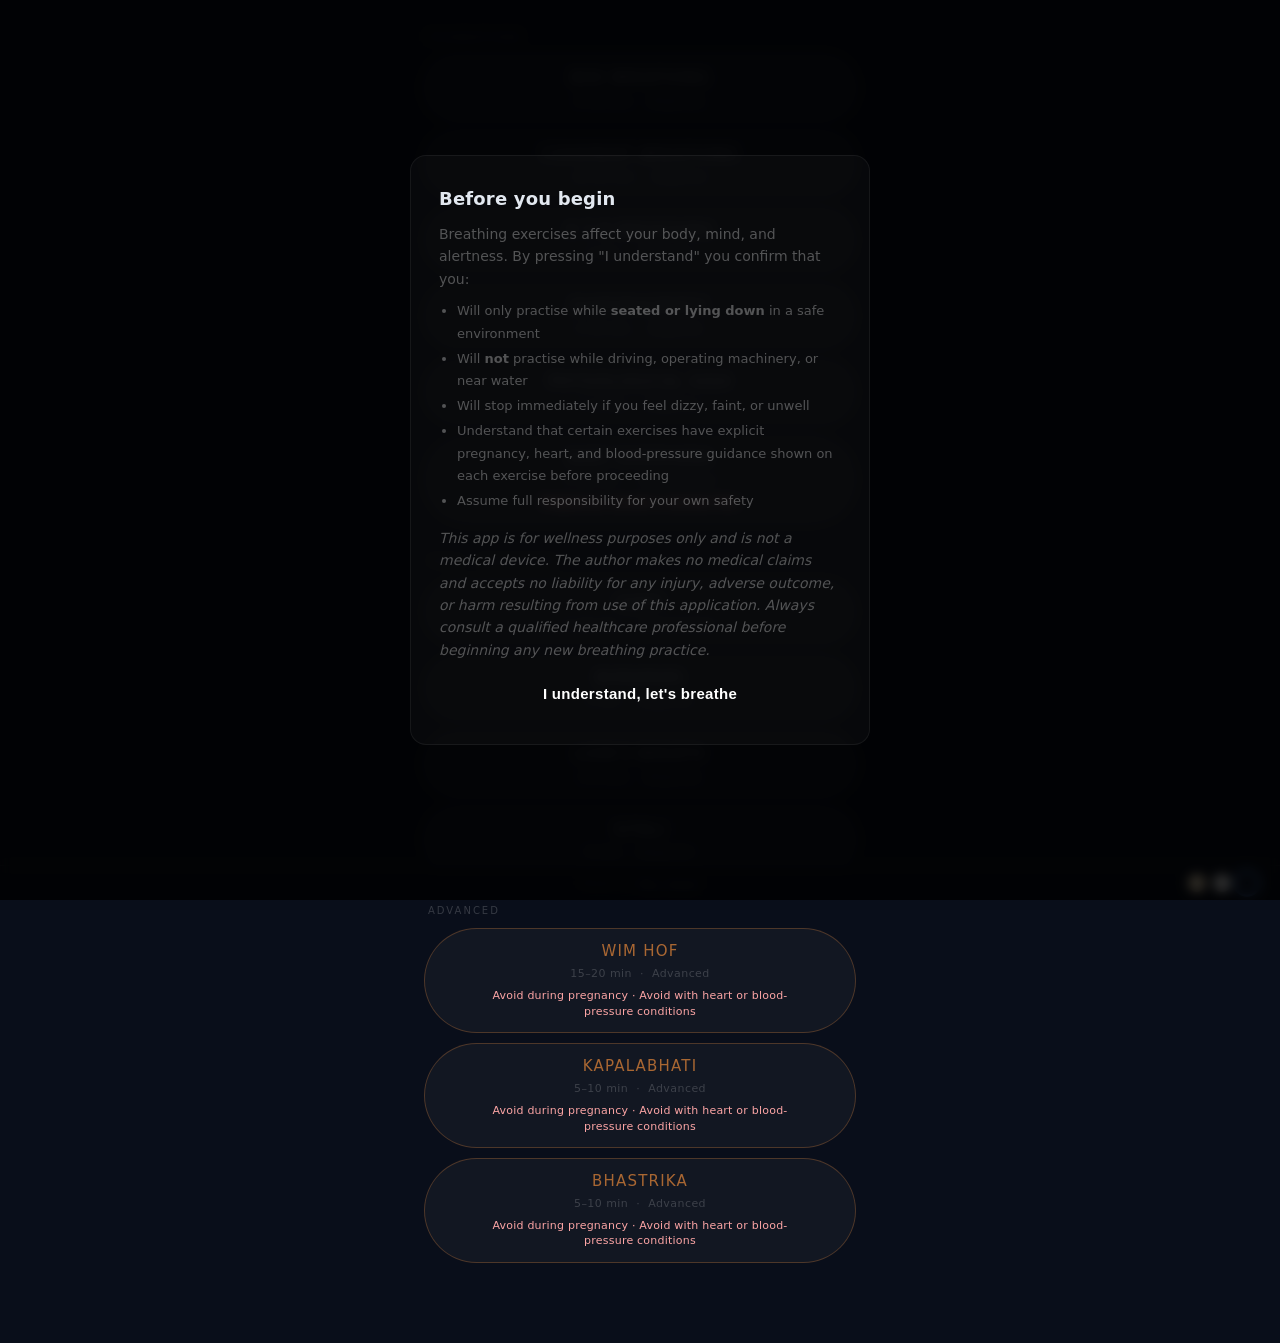
<file: index.html>
<!DOCTYPE html>
<html lang="en">
<head>
<meta charset="UTF-8">
<meta name="viewport" content="width=device-width, initial-scale=1.0">
<title>Breathing</title>
<link rel="icon" type="image/svg+xml" href="favicon.svg">
<link rel="stylesheet" href="styles.css">
<style>
body { min-height: 100dvh; overflow-y: auto; padding-bottom: 36px; }
.main { width: 100%; display: flex; justify-content: center; }
/* padding so last exercise card isn't hidden behind site-footer */
body { padding-bottom: 40px; }

/* Disclaimer modal */
.disclaimer-overlay {
  position: fixed;
  inset: 0;
  background: rgba(0,0,0,0.80);
  backdrop-filter: blur(6px);
  -webkit-backdrop-filter: blur(6px);
  z-index: 1000;
  display: flex;
  align-items: center;
  justify-content: center;
  padding: 24px;
}
.disclaimer-overlay.hidden { display: none; }
.disclaimer-box {
  background: var(--tb-bg);
  border: 1px solid var(--tb-border);
  border-radius: 16px;
  max-width: 460px;
  width: 100%;
  padding: 32px 28px 28px;
  color: var(--text);
}
.disclaimer-box h2 {
  font-size: 18px;
  font-weight: 600;
  margin: 0 0 14px;
  color: var(--text);
  letter-spacing: 0.01em;
}
.disclaimer-box > p {
  font-size: 14px;
  line-height: 1.6;
  color: var(--text-dim);
  margin: 0 0 10px;
}
.disclaimer-box ul {
  font-size: 13px;
  line-height: 1.75;
  color: var(--text-dim);
  margin: 0 0 14px;
  padding-left: 18px;
}
.disclaimer-box ul li { margin-bottom: 2px; }
.disclaimer-legal {
  font-size: 11px;
  color: var(--text-ghost);
  margin: 14px 0 24px;
  font-style: italic;
  line-height: 1.5;
}
.disclaimer-btn {
  width: 100%;
  padding: 14px 20px;
  background: var(--accent);
  color: #fff;
  border: none;
  border-radius: 10px;
  font-size: 15px;
  font-weight: 600;
  cursor: pointer;
  letter-spacing: 0.02em;
  transition: opacity 0.15s;
}
.disclaimer-btn:hover { opacity: 0.88; }

/* Tooltip (desktop / fine pointer only) */
.exercise-tooltip {
  position: fixed;
  z-index: 500;
  max-width: 270px;
  width: max-content;
  background: var(--bg);
  border: 1px solid var(--card-border);
  border-radius: 10px;
  padding: 10px 12px;
  pointer-events: none;
  opacity: 0;
  transition: opacity 0.12s;
  box-shadow: 0 6px 24px rgba(0,0,0,0.35);
}
.exercise-tooltip.visible { opacity: 1; }
.tip-desc {
  font-size: 12px;
  line-height: 1.55;
  color: var(--text-dim);
  margin: 0 0 8px;
}
.tip-footer {
  display: flex;
  align-items: center;
  justify-content: space-between;
  gap: 8px;
}
.tip-trait {
  font-size: 10px;
  letter-spacing: 0.07em;
  text-transform: uppercase;
  font-weight: 700;
  padding: 2px 8px;
  border-radius: 20px;
}
.tip-safety {
  font-size: 10px;
  line-height: 1.35;
  color: #fca5a5;
  text-align: right;
  max-width: 150px;
}
@media (pointer: coarse) {
  .exercise-tooltip { display: none !important; }
}

.exercise-btn {
  padding: 13px 22px;
  letter-spacing: normal;
  text-transform: none;
}
.exercise-name {
  display: block;
  font-size: 15px;
  font-weight: 400;
  letter-spacing: 0.08em;
  text-transform: uppercase;
}
.exercise-meta {
  display: flex;
  justify-content: center;
  gap: 8px;
  margin-top: 7px;
  color: var(--text-faint);
  font-size: 11px;
  letter-spacing: 0.04em;
}
.exercise-meta span + span::before {
  content: '·';
  margin-right: 8px;
}
.exercise-safety {
  display: block;
  margin: 8px auto 0;
  max-width: 330px;
  color: #fca5a5;
  font-size: 11px;
  line-height: 1.4;
  letter-spacing: 0.02em;
}
</style>
</head>
<body class="theme-dark">

<!-- Disclaimer modal -->
<div class="disclaimer-overlay hidden" id="disclaimerOverlay" role="dialog" aria-modal="true" aria-labelledby="disclaimerTitle">
  <div class="disclaimer-box">
    <h2 id="disclaimerTitle">Before you begin</h2>
    <p>Breathing exercises affect your body, mind, and alertness. By pressing "I understand" you confirm that you:</p>
    <ul>
      <li>Will only practise while <strong>seated or lying down</strong> in a safe environment</li>
      <li>Will <strong>not</strong> practise while driving, operating machinery, or near water</li>
      <li>Will stop immediately if you feel dizzy, faint, or unwell</li>
      <li>Understand that certain exercises have explicit pregnancy, heart, and blood-pressure guidance shown on each exercise before proceeding</li>
      <li>Assume full responsibility for your own safety</li>
    </ul>
    <p class="disclaimer-legal">This app is for wellness purposes only and is not a medical device. The author makes no medical claims and accepts no liability for any injury, adverse outcome, or harm resulting from use of this application. Always consult a qualified healthcare professional before beginning any new breathing practice.</p>
    <button class="disclaimer-btn" id="disclaimerBtn">I understand, let's breathe</button>
  </div>
</div>

<!-- Shared tooltip element (populated by JS) -->
<div class="exercise-tooltip" id="exerciseTooltip" role="tooltip" aria-hidden="true">
  <p class="tip-desc" id="tipDesc"></p>
  <div class="tip-footer">
    <span class="tip-trait" id="tipTrait"></span>
    <span class="tip-safety" id="tipSafety"></span>
  </div>
</div>

<div class="sky-layer">
  <svg viewBox="0 0 1440 420" preserveAspectRatio="none" xmlns="http://www.w3.org/2000/svg">
    <defs>
      <linearGradient id="skyGrad" x1="0" y1="0" x2="0" y2="1">
        <stop offset="0%"   stop-color="#4d8fe8"/>
        <stop offset="100%" stop-color="#7fb5fa"/>
      </linearGradient>
    </defs>
    <path fill="url(#skyGrad)" d="M0,0 L1440,0 L1440,260
      C1360,235 1280,272 1160,248
      C1040,224 940,268 800,245
      C660,222 560,262 400,238
      C280,220 160,255 0,235 Z"/>
  </svg>
</div>

<main class="main">
  <div class="exercise-grid">

    <div class="tier-section">
      <div class="tier-label">Foundations</div>
      <a class="exercise-btn" href="./box/"
        data-tip="Equal inhale · hold · exhale · hold: structured calm for the nervous system."
        data-trait="Grounding"><span class="exercise-name">Box Breathing</span><span class="exercise-meta"><span>5–10 min</span><span>Beginner</span></span></a>
      <a class="exercise-btn" href="./coherent/"
        data-tip="5.5 s in / 5.5 s out: maximises heart-rate variability and cardiac coherence."
        data-trait="Relaxing"><span class="exercise-name">Coherent Breathing</span><span class="exercise-meta"><span>10–20 min</span><span>Beginner</span></span></a>
      <a class="exercise-btn" href="./478/"
        data-tip="Long exhale activates the parasympathetic nervous system — the quickest way to down-regulate."
        data-trait="Relaxing"><span class="exercise-name">4-7-8 Breathing</span><span class="exercise-meta"><span>2 min</span><span>Beginner</span></span></a>
      <a class="exercise-btn" href="./diaphragmatic/"
        data-tip="Belly breathing resets chronic chest-breath tension and deepens the breath."
        data-trait="Grounding"><span class="exercise-name">Diaphragmatic</span><span class="exercise-meta"><span>5–10 min</span><span>Beginner</span></span></a>
      <a class="exercise-btn" href="./sigh/"
        data-tip="Double inhale + long exhale: the fastest known way to reduce acute stress."
        data-trait="Relaxing"><span class="exercise-name">Physiological Sigh</span><span class="exercise-meta"><span>1–3 min</span><span>Beginner</span></span></a>
      <a class="exercise-btn" href="./nadi/"
        data-tip="Alternate-nostril breathing balances the left and right sides of the nervous system."
        data-trait="Balancing"
        data-safety="Pregnancy: consult a clinician first"><span class="exercise-name">Nadi Shodhana</span><span class="exercise-meta"><span>5–10 min</span><span>Intermediate</span></span><span class="exercise-safety">Pregnancy: consult a clinician first</span></a>
    </div>

    <div class="tier-section">
      <div class="tier-label">Yoga · Pranayama</div>
      <a class="exercise-btn" href="./ujjayi/"
        data-tip="Ocean breath: slow nasal breath with gentle throat constriction, warming and centering."
        data-trait="Grounding"><span class="exercise-name">Ujjayi</span><span class="exercise-meta"><span>5–10 min</span><span>Intermediate</span></span></a>
      <a class="exercise-btn" href="./bhramari/"
        data-tip="Humming exhale stimulates the vagus nerve and induces a deep parasympathetic state."
        data-trait="Relaxing"><span class="exercise-name">Bhramari</span><span class="exercise-meta"><span>5 min</span><span>Beginner</span></span></a>
      <a class="exercise-btn" href="./lions/"
        data-tip="Big forceful exhale releases jaw, face, and neck tension — a one-minute emotional reset."
        data-trait="Energising"><span class="exercise-name">Lion's Breath</span><span class="exercise-meta"><span>1–3 min</span><span>Beginner</span></span></a>
      <a class="exercise-btn" href="./sitali/"
        data-tip="Tongue-curl inhale cools the body, soothes inflammation, and calms the mind."
        data-trait="Relaxing"><span class="exercise-name">Sitali</span><span class="exercise-meta"><span>5 min</span><span>Beginner</span></span></a>
    </div>

    <div class="tier-section">
      <div class="tier-label">Advanced</div>
      <a class="exercise-btn advanced" href="./wimhof/"
        data-tip="Controlled hyperventilation + empty-lung retention floods the body with adrenaline."
        data-trait="Intense"
        data-safety="Avoid during pregnancy · Avoid with heart or blood-pressure conditions"><span class="exercise-name">Wim Hof</span><span class="exercise-meta"><span>15–20 min</span><span>Advanced</span></span><span class="exercise-safety">Avoid during pregnancy · Avoid with heart or blood-pressure conditions</span></a>
      <a class="exercise-btn advanced" href="./kapalabhati/"
        data-tip="Rapid abdominal pumping energises, clears the sinuses, and sharpens mental focus."
        data-trait="Energising"
        data-safety="Avoid during pregnancy · Avoid with heart or blood-pressure conditions"><span class="exercise-name">Kapalabhati</span><span class="exercise-meta"><span>5–10 min</span><span>Advanced</span></span><span class="exercise-safety">Avoid during pregnancy · Avoid with heart or blood-pressure conditions</span></a>
      <a class="exercise-btn advanced" href="./bhastrika/"
        data-tip="Bellows breath: forceful equal inhale + exhale stokes internal fire and circulation."
        data-trait="Intense"
        data-safety="Avoid during pregnancy · Avoid with heart or blood-pressure conditions"><span class="exercise-name">Bhastrika</span><span class="exercise-meta"><span>5–10 min</span><span>Advanced</span></span><span class="exercise-safety">Avoid during pregnancy · Avoid with heart or blood-pressure conditions</span></a>
    </div>

  </div>
</main>

<div class="site-footer">
  <div></div>
  <span class="footer-credit">Made by <a href="https://www.linkedin.com/in/mor-yosef-185331196/" target="_blank" rel="noopener">Mor Yosef</a></span>
  <div class="theme-group">
    <button class="theme-btn" data-theme="sand"  title="Sand"  style="background:#FFEBCD; border-color:#c4b48a;"></button>
    <button class="theme-btn" data-theme="light" title="Light" style="background:#ffffff; border-color:#cccccc;"></button>
    <button class="theme-btn" data-theme="dark"  title="Dark"  style="background:#090e1a; border-color:#2a3a5e;"></button>
  </div>
</div>

<script>
// ── Theme ──────────────────────────────────────────────────────────────────
const THEME_KEY = 'breathingTheme';
let currentTheme = localStorage.getItem(THEME_KEY) || 'dark';
document.body.className = 'theme-' + currentTheme;
document.querySelectorAll('.theme-btn').forEach(b =>
  b.classList.toggle('active', b.dataset.theme === currentTheme));
document.querySelectorAll('.theme-btn').forEach(btn => {
  btn.addEventListener('click', () => {
    currentTheme = btn.dataset.theme;
    document.body.className = 'theme-' + currentTheme;
    localStorage.setItem(THEME_KEY, currentTheme);
    document.querySelectorAll('.theme-btn').forEach(b =>
      b.classList.toggle('active', b.dataset.theme === currentTheme));
  });
});

// ── Disclaimer ─────────────────────────────────────────────────────────────
if (!localStorage.getItem('disclaimer_ack')) {
  document.getElementById('disclaimerOverlay').classList.remove('hidden');
}
document.getElementById('disclaimerBtn').addEventListener('click', () => {
  localStorage.setItem('disclaimer_ack', '1');
  document.getElementById('disclaimerOverlay').classList.add('hidden');
});

// ── Tooltips ───────────────────────────────────────────────────────────────
const TRAIT_COLORS = {
  Relaxing:   { bg: 'rgba(59,130,246,0.15)',  fg: '#60a5fa' },
  Energising: { bg: 'rgba(249,115,22,0.15)',  fg: '#fb923c' },
  Grounding:  { bg: 'rgba(34,197,94,0.15)',   fg: '#4ade80' },
  Intense:    { bg: 'rgba(239,68,68,0.15)',   fg: '#f87171' },
  Balancing:  { bg: 'rgba(168,85,247,0.15)',  fg: '#c084fc' },
  Clarifying: { bg: 'rgba(20,184,166,0.15)',  fg: '#2dd4bf' },
};

const tooltip   = document.getElementById('exerciseTooltip');
const tipDesc   = document.getElementById('tipDesc');
const tipTrait  = document.getElementById('tipTrait');
const tipSafety = document.getElementById('tipSafety');

function positionTooltip(btn) {
  const rect = btn.getBoundingClientRect();
  const tw = tooltip.offsetWidth || 270;
  const th = tooltip.offsetHeight || 70;
  let left = rect.left + rect.width / 2 - tw / 2;
  let top  = rect.top - th - 10;
  left = Math.max(8, Math.min(left, window.innerWidth - tw - 8));
  if (top < 8) top = rect.bottom + 10;
  tooltip.style.left = left + 'px';
  tooltip.style.top  = top  + 'px';
}

document.querySelectorAll('.exercise-btn[data-tip]').forEach(btn => {
  btn.addEventListener('mouseenter', () => {
    tipDesc.textContent = btn.dataset.tip || '';

    const trait = btn.dataset.trait || '';
    const colors = TRAIT_COLORS[trait] || { bg: 'rgba(99,179,237,0.15)', fg: '#63b3ed' };
    tipTrait.textContent = trait;
    tipTrait.style.background = colors.bg;
    tipTrait.style.color = colors.fg;

    tipSafety.textContent = btn.dataset.safety || '';

    tooltip.classList.add('visible');
    positionTooltip(btn);
  });
  btn.addEventListener('mousemove', () => positionTooltip(btn));
  btn.addEventListener('mouseleave', () => tooltip.classList.remove('visible'));
});
</script>
</body>
</html>
</file>
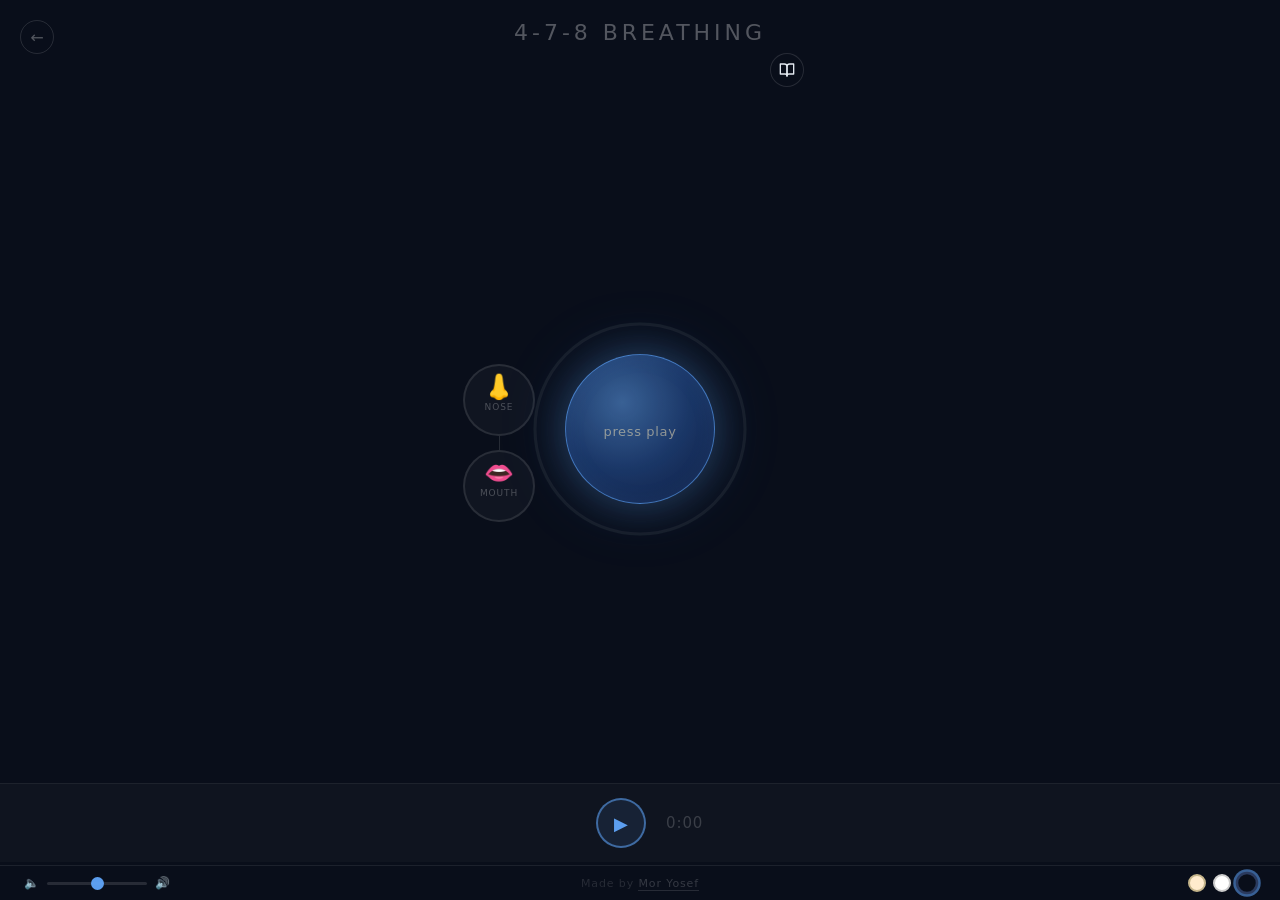
<file: 478/index.html>
<!DOCTYPE html>
<html lang="en">
<head>
<meta charset="UTF-8">
<meta name="viewport" content="width=device-width, initial-scale=1.0">
<title>4-7-8 Breathing</title>
<link rel="icon" href="../favicon.svg">
<link rel="stylesheet" href="../styles.css">
</head>
<body class="exercise-page theme-dark">
<script src="../engine.js"></script>
<script>
BreathingEngine.init({
  title: '4-7-8 Breathing',
  mode: 'fixed-cycle',
  phases: [
    { label: 'Inhale', duration: 4, audio: 'nasal-in',  scale: 'inhale', via: 'nose'  },
    { label: 'Hold',   duration: 7, audio: 'silent',    scale: 'hold' },
    { label: 'Exhale', duration: 8, audio: 'mouth-out', scale: 'exhale', via: 'mouth' },
  ],
  controls: { maxCycles: 4 },
  about: {
    description: 'Developed by Dr. Andrew Weil from pranayama. Inhale through the nose for 4 s, hold for 7 s, exhale through the mouth with a "whoosh" for 8 s. Dr. Weil calls it "a natural tranquilizer for the nervous system." Limit to 4 cycles per session for the first month.',
    benefits: [
      'Strong vagal and parasympathetic activation',
      'Reduces sleep-onset latency',
      'Calms acute anxiety, food cravings, and pre-reactive tension',
      'Exhale-dominant ratio deepens relaxation response',
    ],
    cautions: [
      'Lightheadedness on early attempts is normal and harmless',
      'Do not exceed 4 cycles per session in the first month',
      'Caution with COPD or low blood pressure due to the 7-second hold',
      'Pregnant practitioners should use shorter holds',
    ],
  },
});
</script>
</body>
</html>
</file>
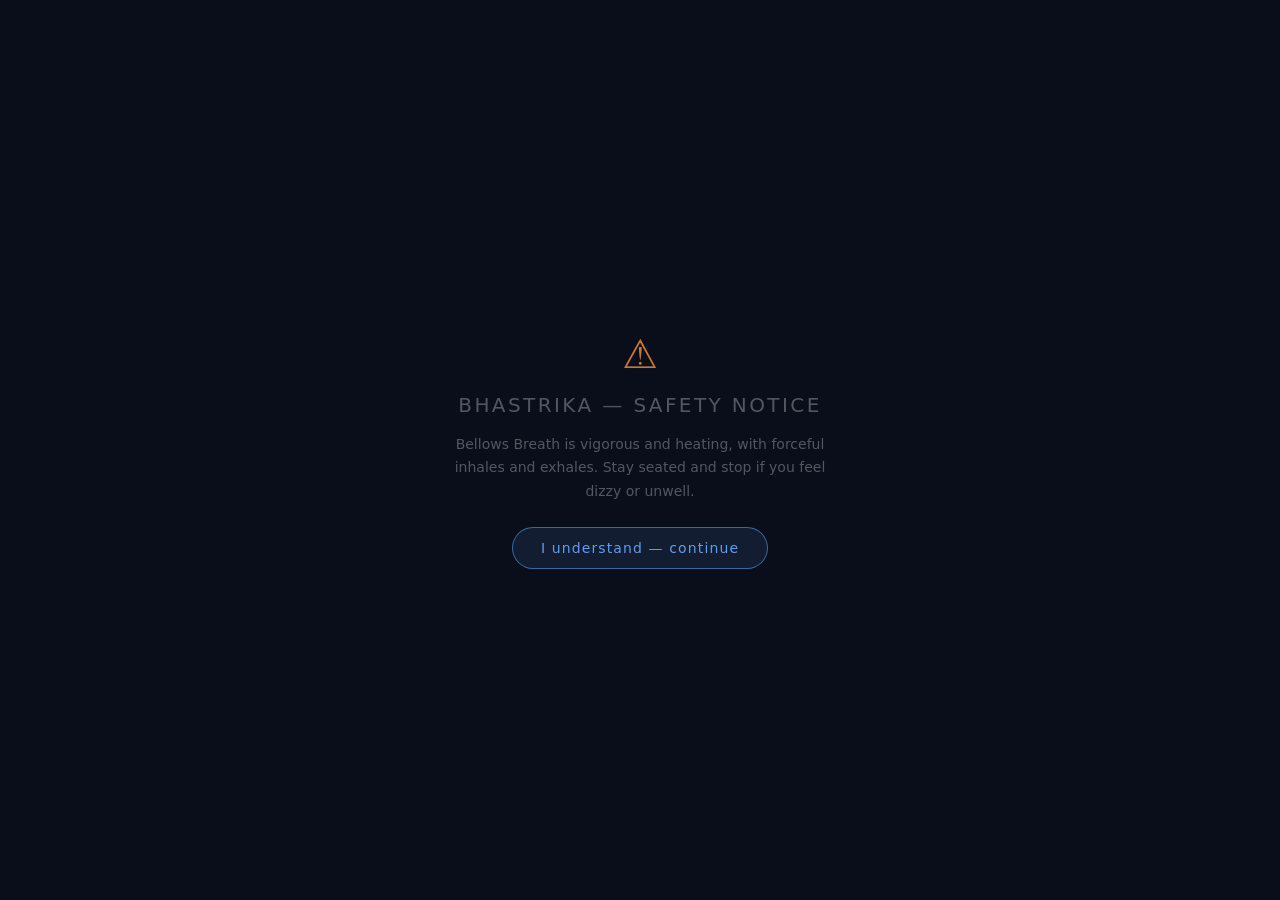
<file: bhastrika/index.html>
<!DOCTYPE html>
<html lang="en">
<head>
<meta charset="UTF-8">
<meta name="viewport" content="width=device-width, initial-scale=1.0">
<title>Bhastrika</title>
<link rel="icon" href="../favicon.svg">
<link rel="stylesheet" href="../styles.css">
</head>
<body class="exercise-page theme-dark">
<script src="../engine.js"></script>
<script>
const bhasRound = {
  phases: [
    { label: 'Inhale', duration: 1, audio: 'power', scale: 'inhale', via: 'nose' },
    { label: 'Exhale', duration: 1, audio: 'power', scale: 'exhale', via: 'nose' },
  ],
  count: 10,
  restPhase: { label: 'Rest', duration: 20, audio: 'silent', scale: 'hold' },
};

BreathingEngine.init({
  title: 'Bhastrika',
  mode: 'count-based',
  rounds: [ bhasRound, bhasRound, bhasRound ],
  controls: {},
  safety: {
    key: 'bhastrika',
    title: 'Bhastrika — Safety Notice',
    body: 'Bellows Breath is vigorous and heating, with forceful inhales and exhales. Stay seated and stop if you feel dizzy or unwell.',
    details: 'Do not practise during pregnancy or menstruation, or with hypertension, cardiovascular disease, hernia, vertigo, recent abdominal surgery, glaucoma, retinal detachment, or epilepsy. Build diaphragmatic-breathing comfort first.',
    icons: ['pregnant', 'cardiac'],
  },
  about: {
    description: 'Bellows Breath — forceful, equal inhalations and exhalations through the nose, driven by the diaphragm. 3 rounds of 10 breaths with a 20-second rest. Unlike Kapalabhati, both the inhale and exhale are active and equal.',
    benefits: [
      'Increases oxygenation and circulation',
      'Stokes digestive fire (agni) and clears nasal passages',
      'Energising — counters lethargy and afternoon slump',
      'Novaes et al. (Frontiers in Psychiatry 2020) found 4 weeks reduced anxiety and modulated amygdala activity',
    ],
    cautions: [
      'Contraindicated in pregnancy, menstruation, hypertension, cardiovascular disease',
      'Also avoid with hernia, vertigo, recent abdominal surgery, glaucoma, retinal detachment, epilepsy',
      'Requires diaphragmatic-breathing competence — master Diaphragmatic first',
      'Practice on an empty stomach, morning preferred',
    ],
  },
});
</script>
</body>
</html>
</file>
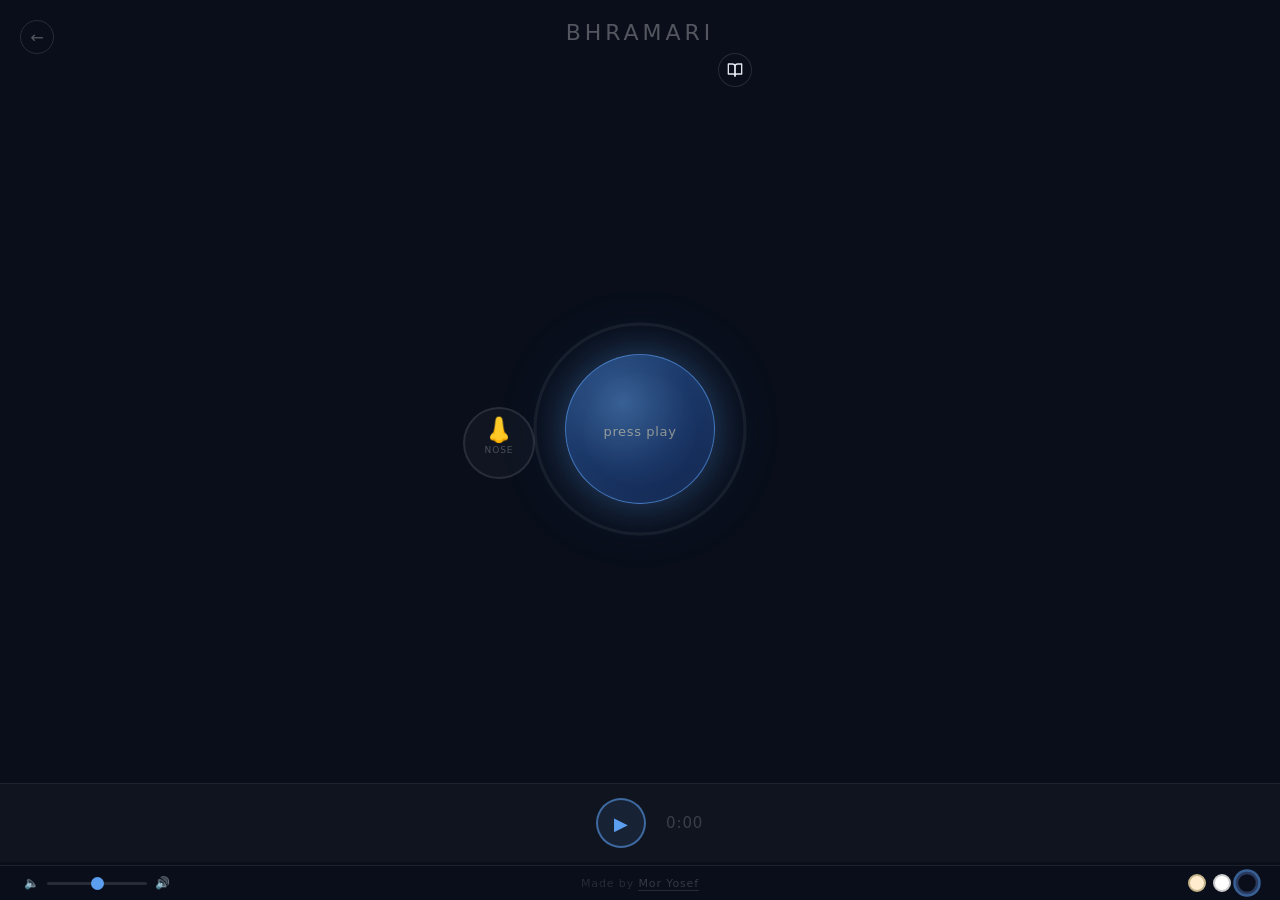
<file: bhramari/index.html>
<!DOCTYPE html>
<html lang="en">
<head>
<meta charset="UTF-8">
<meta name="viewport" content="width=device-width, initial-scale=1.0">
<title>Bhramari</title>
<link rel="icon" href="../favicon.svg">
<link rel="stylesheet" href="../styles.css">
</head>
<body class="exercise-page theme-dark">
<script src="../engine.js"></script>
<script>
BreathingEngine.init({
  title: 'Bhramari',
  mode: 'fixed-cycle',
  phases: [
    { label: 'Inhale', duration: 4,  audio: 'nasal-in', scale: 'inhale', via: 'nose' },
    { label: 'Hum',    duration: 12, audio: 'hum-out',  scale: 'exhale', via: 'nose' },
  ],
  controls: {},
  about: {
    description: 'Humming Bee Breath — inhale through the nose, then exhale with a steady low-pitched hum (like a bee) at the back of the throat, mouth closed. Optionally cover the ears with index fingers on the tragus to amplify the internal vibration.',
    benefits: [
      'Strong vagal stimulation via vocal-cord vibration',
      'Rapidly induces a deep parasympathetic state',
      'Reduces blood pressure and anxiety',
      'Improves sleep latency',
      'EEG studies show increased alpha and theta wave power',
    ],
    cautions: [
      'Do not practice lying down (traditional guidance)',
      'Avoid with active ear infection, very high blood pressure, or epilepsy',
      'Stop if you feel chest pain or pressure',
    ],
  },
});
</script>
</body>
</html>
</file>
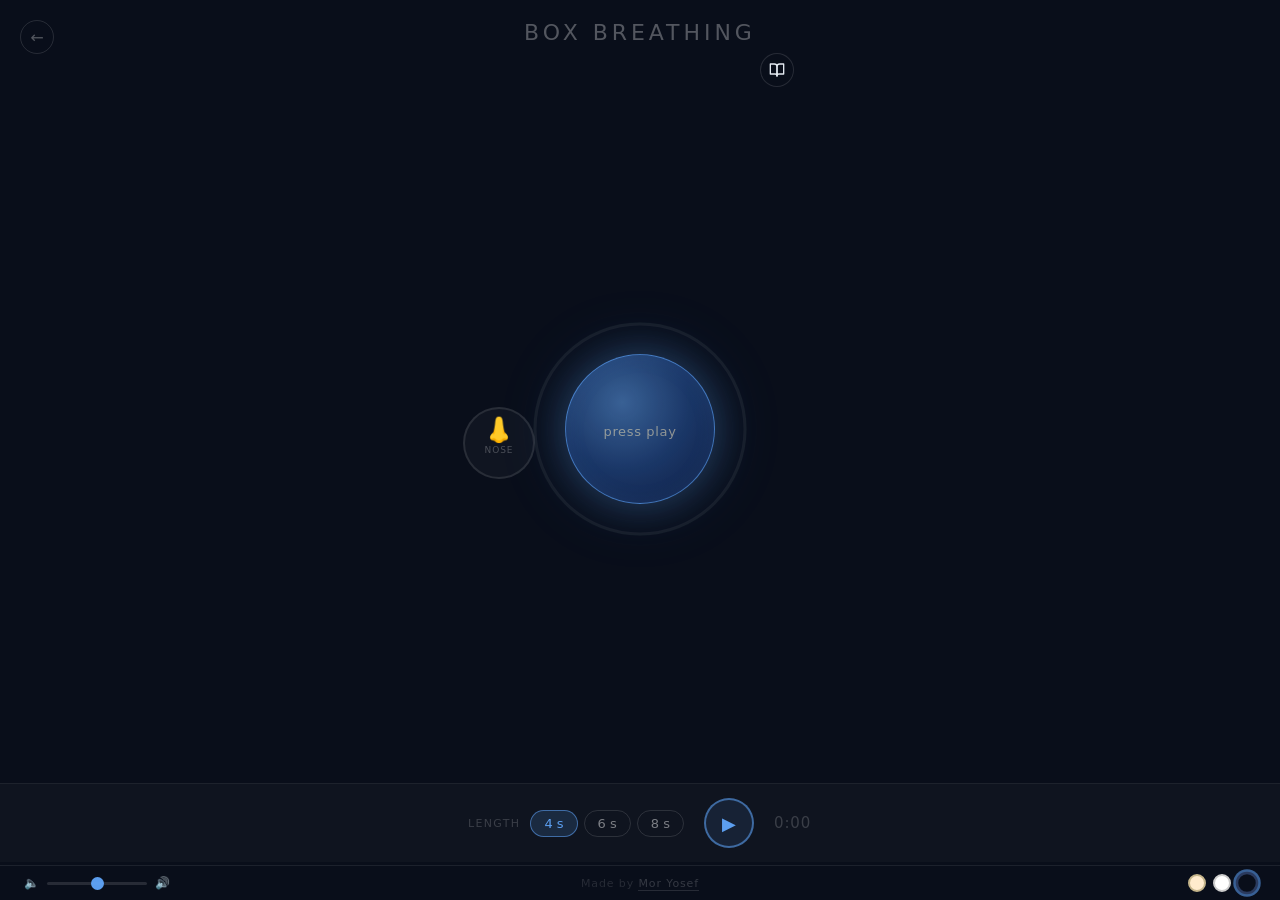
<file: box/index.html>
<!DOCTYPE html>
<html lang="en">
<head>
<meta charset="UTF-8">
<meta name="viewport" content="width=device-width, initial-scale=1.0">
<title>Box Breathing</title>
<link rel="icon" href="../favicon.svg">
<link rel="stylesheet" href="../styles.css">
</head>
<body class="exercise-page theme-dark">
<script src="../engine.js"></script>
<script>
BreathingEngine.init({
  title: 'Box Breathing',
  mode: 'fixed-cycle',
  phases: [
    { label: 'Inhale', fn: s=>s, audio: 'nasal-in',  scale: 'inhale', via: 'nose' },
    { label: 'Hold',   fn: s=>s, audio: 'silent',    scale: 'hold' },
    { label: 'Exhale', fn: s=>s, audio: 'nasal-out', scale: 'exhale', via: 'nose' },
    { label: 'Hold',   fn: s=>s, audio: 'silent',    scale: 'hold' },
  ],
  controls: { lengths: [4, 6, 8], defaultLength: 4 },
  about: {
    description: 'Four equal phases — inhale, hold, exhale, hold — each the same duration. Popularised by Navy SEALs for stress control and focus. One cycle takes 16 seconds at the standard 4-second pace.',
    benefits: [
      'Activates the parasympathetic nervous system',
      'Lowers heart rate and cortisol levels',
      'Sharpens focus without causing drowsiness',
      'Portable: works in any situation in under a minute',
    ],
    cautions: [
      'If holds feel tight or cause lightheadedness, shorten to 3 s or remove the empty hold',
      'Do not force back-pressure during the holds',
      'Safe for most people; one of the lowest-risk techniques in this app',
    ],
  },
});
</script>
</body>
</html>
</file>
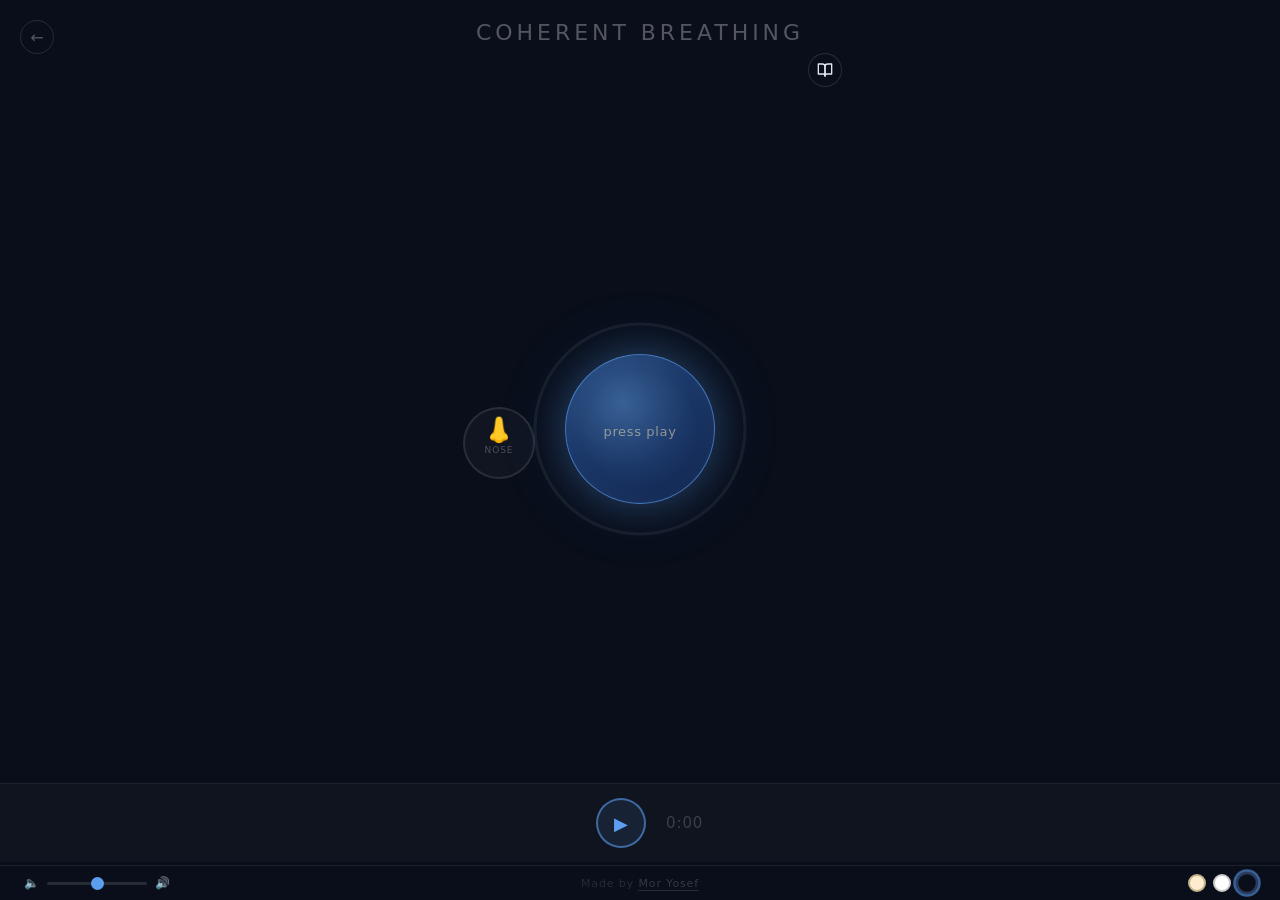
<file: coherent/index.html>
<!DOCTYPE html>
<html lang="en">
<head>
<meta charset="UTF-8">
<meta name="viewport" content="width=device-width, initial-scale=1.0">
<title>Coherent Breathing</title>
<link rel="icon" href="../favicon.svg">
<link rel="stylesheet" href="../styles.css">
</head>
<body class="exercise-page theme-dark">
<script src="../engine.js"></script>
<script>
BreathingEngine.init({
  title: 'Coherent Breathing',
  mode: 'fixed-cycle',
  phases: [
    { label: 'Inhale', duration: 5.5, audio: 'nasal-in',  scale: 'inhale', via: 'nose' },
    { label: 'Exhale', duration: 5.5, audio: 'nasal-out', scale: 'exhale', via: 'nose' },
  ],
  controls: {},
  about: {
    description: 'Slow, smooth nasal breathing at ~5.5 breaths per minute — the cardiopulmonary resonance frequency where heart rate variability peaks. Coined by Stephen Elliott; validated by Lehrer & Vaschillo\'s HRV biofeedback research. Aim for 10–20 minutes daily.',
    benefits: [
      'Maximises heart-rate variability (HRV) during practice',
      'Reduces stress, blood pressure, and resting respiratory rate',
      'Improves mood and emotional regulation',
      'Strongest published HRV evidence of any breathing technique',
      'Pairs naturally with HRV biofeedback wearables',
    ],
    cautions: [
      'Initial "not enough air" sensation is normal — CO₂ adaptation takes a few sessions',
      'No significant contraindications; one of the safest techniques available',
      'Benefits are dose-dependent: 20 min yields noticeably larger HRV gains than 10 min',
    ],
  },
});
</script>
</body>
</html>
</file>
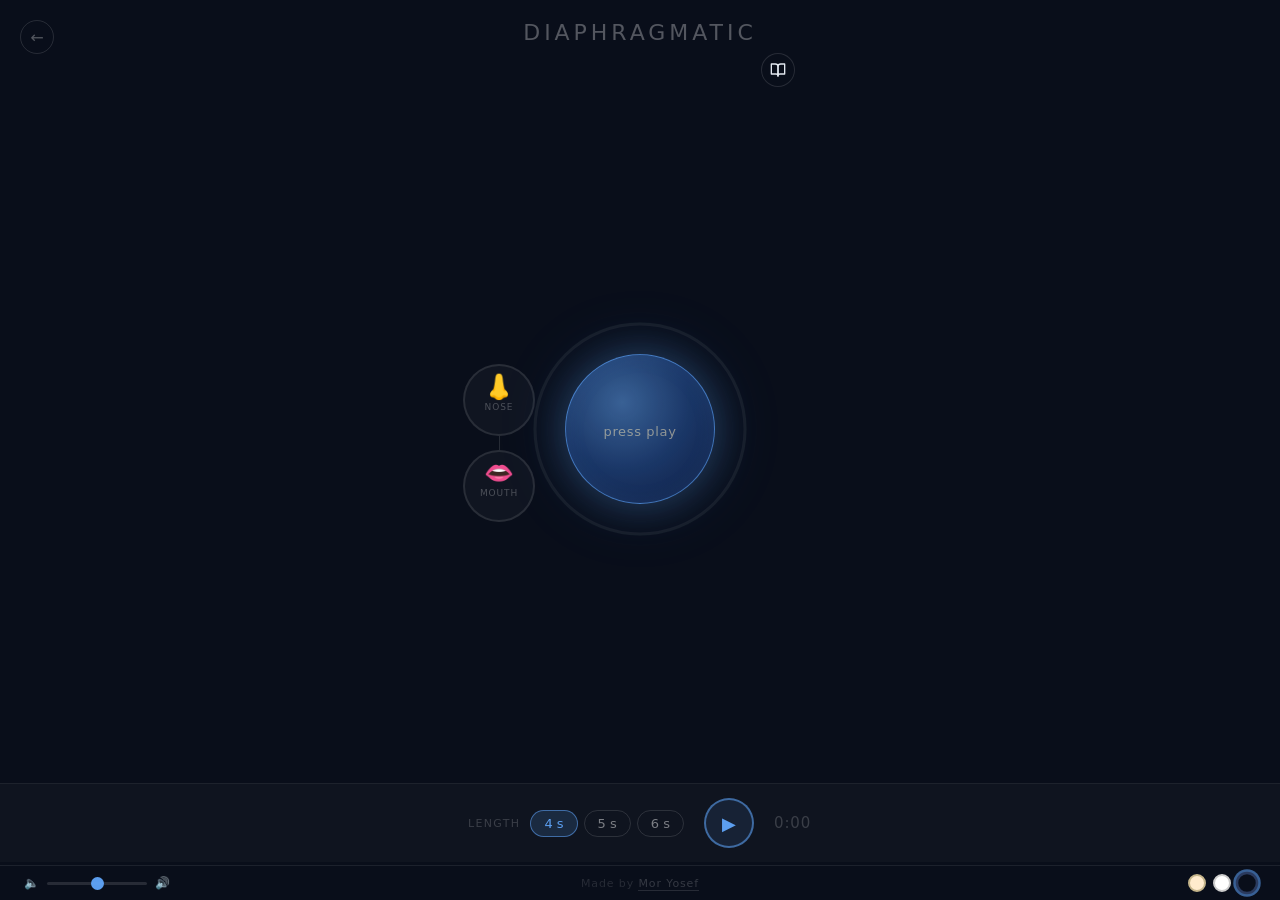
<file: diaphragmatic/index.html>
<!DOCTYPE html>
<html lang="en">
<head>
<meta charset="UTF-8">
<meta name="viewport" content="width=device-width, initial-scale=1.0">
<title>Diaphragmatic</title>
<link rel="icon" href="../favicon.svg">
<link rel="stylesheet" href="../styles.css">
</head>
<body class="exercise-page theme-dark">
<script src="../engine.js"></script>
<script>
BreathingEngine.init({
  title: 'Diaphragmatic',
  mode: 'fixed-cycle',
  phases: [
    { label: 'Inhale', fn: s=>s,     audio: 'nasal-in',  scale: 'inhale', via: 'nose'  },
    { label: 'Exhale', fn: s=>s*1.5, audio: 'mouth-out', scale: 'exhale', via: 'mouth' },
  ],
  controls: { lengths: [4, 5, 6], defaultLength: 4 },
  about: {
    description: 'The foundational breath retraining technique. Inhale through the nose so the belly rises (diaphragm descending), then exhale through pursed lips. One hand on chest, one on belly — the chest should barely move.',
    benefits: [
      'Strengthens the diaphragm (does ~80% of normal breathing work)',
      'Reduces work of breathing and lowers heart rate',
      'Lowers blood pressure and improves oxygenation',
      'Foundation for asthma and COPD self-management',
      'Activates parasympathetic and vagal tone',
    ],
    cautions: [
      'Essentially no contraindications for healthy adults',
      'COPD patients should consult their pulmonologist before extended practice',
      'Some anxiety-prone users feel paradoxically more anxious focusing on breath — switch anchor if needed',
    ],
  },
});
</script>
</body>
</html>
</file>
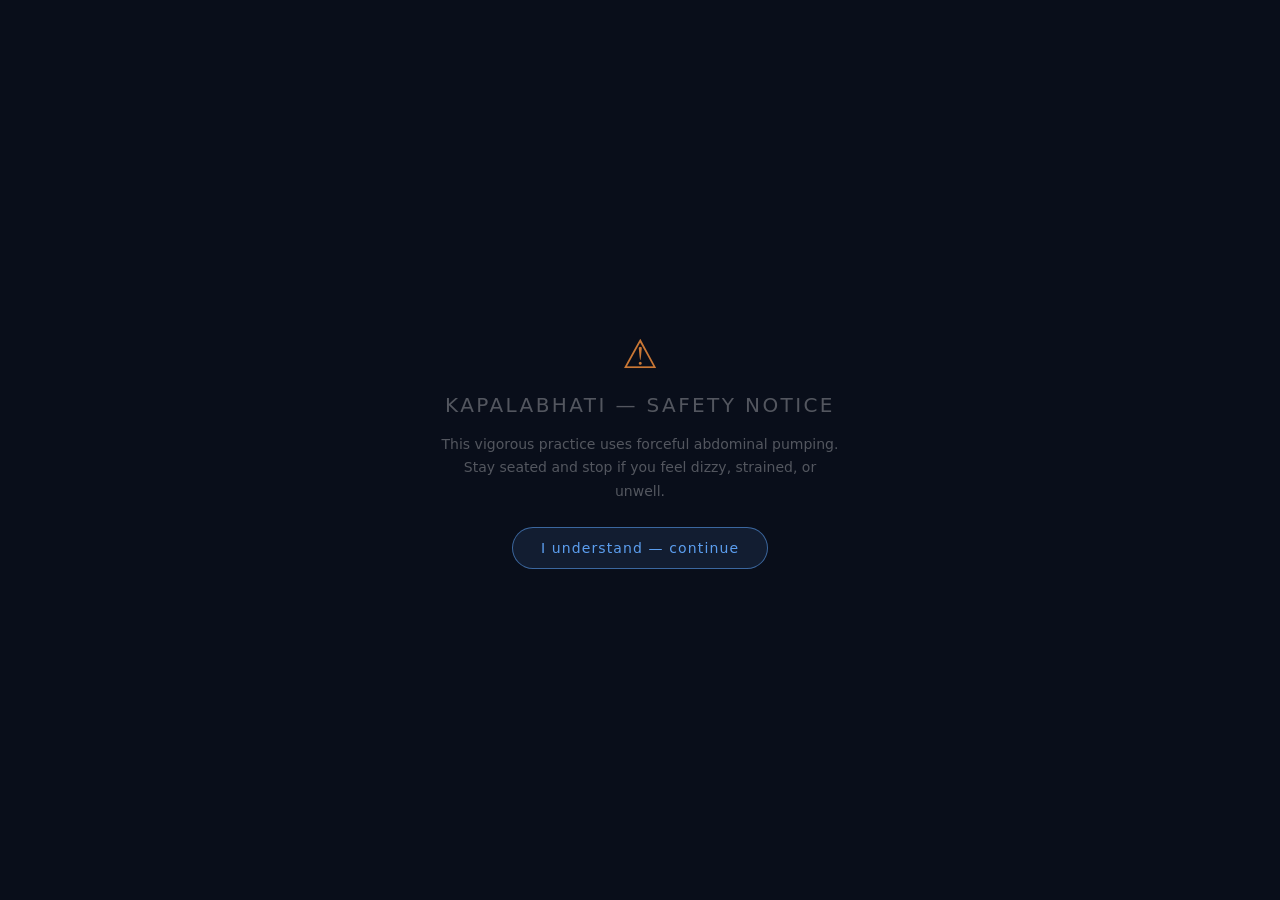
<file: kapalabhati/index.html>
<!DOCTYPE html>
<html lang="en">
<head>
<meta charset="UTF-8">
<meta name="viewport" content="width=device-width, initial-scale=1.0">
<title>Kapalabhati</title>
<link rel="icon" href="../favicon.svg">
<link rel="stylesheet" href="../styles.css">
</head>
<body class="exercise-page theme-dark">
<script src="../engine.js"></script>
<script>
const kapRound = {
  phases: [
    { label: 'Exhale', duration: 0.5, audio: 'power',  scale: 'exhale', via: 'nose' },
    { label: 'Inhale', duration: 1.0, audio: 'silent', scale: 'inhale', via: 'nose' },
  ],
  count: 30,
  restPhase: { label: 'Rest', duration: 30, audio: 'silent', scale: 'hold' },
};

BreathingEngine.init({
  title: 'Kapalabhati',
  mode: 'count-based',
  rounds: [ kapRound, kapRound, kapRound ],
  controls: {},
  safety: {
    key: 'kapalabhati',
    title: 'Kapalabhati — Safety Notice',
    body: 'This vigorous practice uses forceful abdominal pumping. Stay seated and stop if you feel dizzy, strained, or unwell.',
    details: 'Do not practise during pregnancy or menstruation, or with high or low blood pressure, heart disease, hernia, gastric ulcer, epilepsy, vertigo, migraine, glaucoma, retinal detachment, recent abdominal surgery, or a history of stroke.',
    icons: ['pregnant', 'cardiac'],
  },
  about: {
    description: 'Skull-Shining Breath — short, forceful nasal exhales driven by abdominal contraction, with passive inhales between. 3 rounds of 30 breaths with a 30-second rest. The opposite emphasis of normal breathing.',
    benefits: [
      'Strengthens diaphragm and abdominal muscles',
      'Clears nasal passages and sinuses',
      'Energises and clears mental fog',
      'Traditionally considered tridoshically balancing in Ayurveda',
    ],
    cautions: [
      'Contraindicated in pregnancy, menstruation, high or low blood pressure, heart disease',
      'Also avoid with hernia, gastric ulcer, epilepsy, vertigo, migraine, glaucoma',
      'Skip after recent abdominal surgery or if you have a history of stroke',
      'Stop immediately if dizzy',
    ],
  },
});
</script>
</body>
</html>
</file>
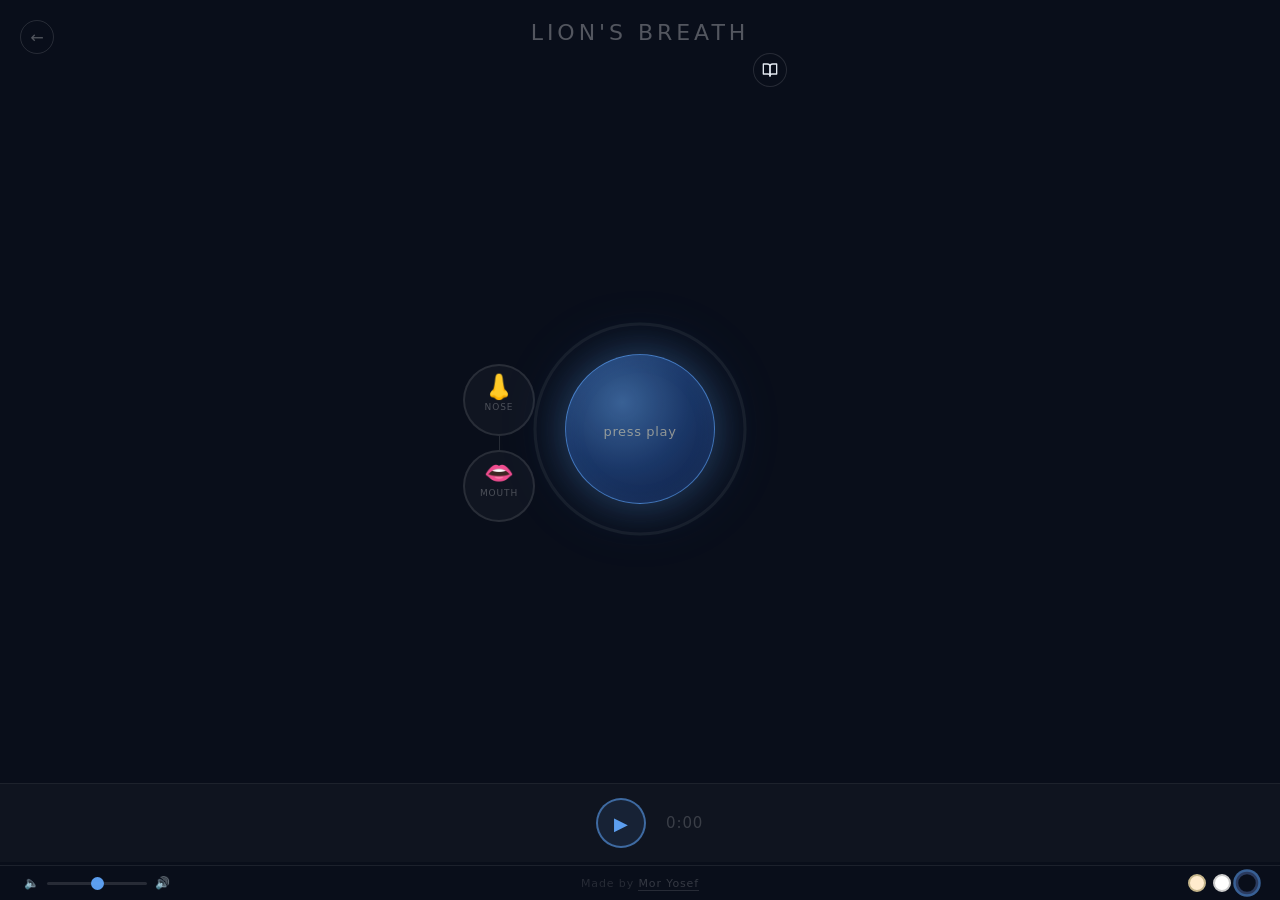
<file: lions/index.html>
<!DOCTYPE html>
<html lang="en">
<head>
<meta charset="UTF-8">
<meta name="viewport" content="width=device-width, initial-scale=1.0">
<title>Lion's Breath</title>
<link rel="icon" href="../favicon.svg">
<link rel="stylesheet" href="../styles.css">
</head>
<body class="exercise-page theme-dark">
<script src="../engine.js"></script>
<script>
BreathingEngine.init({
  title: "Lion's Breath",
  mode: 'fixed-cycle',
  phases: [
    { label: 'Inhale', duration: 4, audio: 'nasal-in',  scale: 'inhale', via: 'nose'  },
    { label: 'Roar',   duration: 5, audio: 'mouth-out', scale: 'exhale', via: 'mouth' },
  ],
  controls: {},
  about: {
    description: 'Simhasana Pranayama — inhale through the nose, then exhale forcefully through a wide-open mouth with the tongue extended toward the chin and a loud "haaa" sound. Traditionally performed kneeling with hands on knees, fingers spread wide.',
    benefits: [
      'Releases jaw, throat, and facial tension',
      'Tones the platysma muscle (anti-ageing effect on the neck)',
      'Releases pent-up anger and inhibition',
      'Stimulates the throat chakra (Vishuddha)',
      'Energising — effective as a 1-minute reset',
    ],
    cautions: [
      'Best practiced somewhere private — the roar can feel self-conscious',
      'Avoid with severe jaw or TMJ issues',
      'May be overstimulating for some users with chronic pain',
    ],
  },
});
</script>
</body>
</html>
</file>
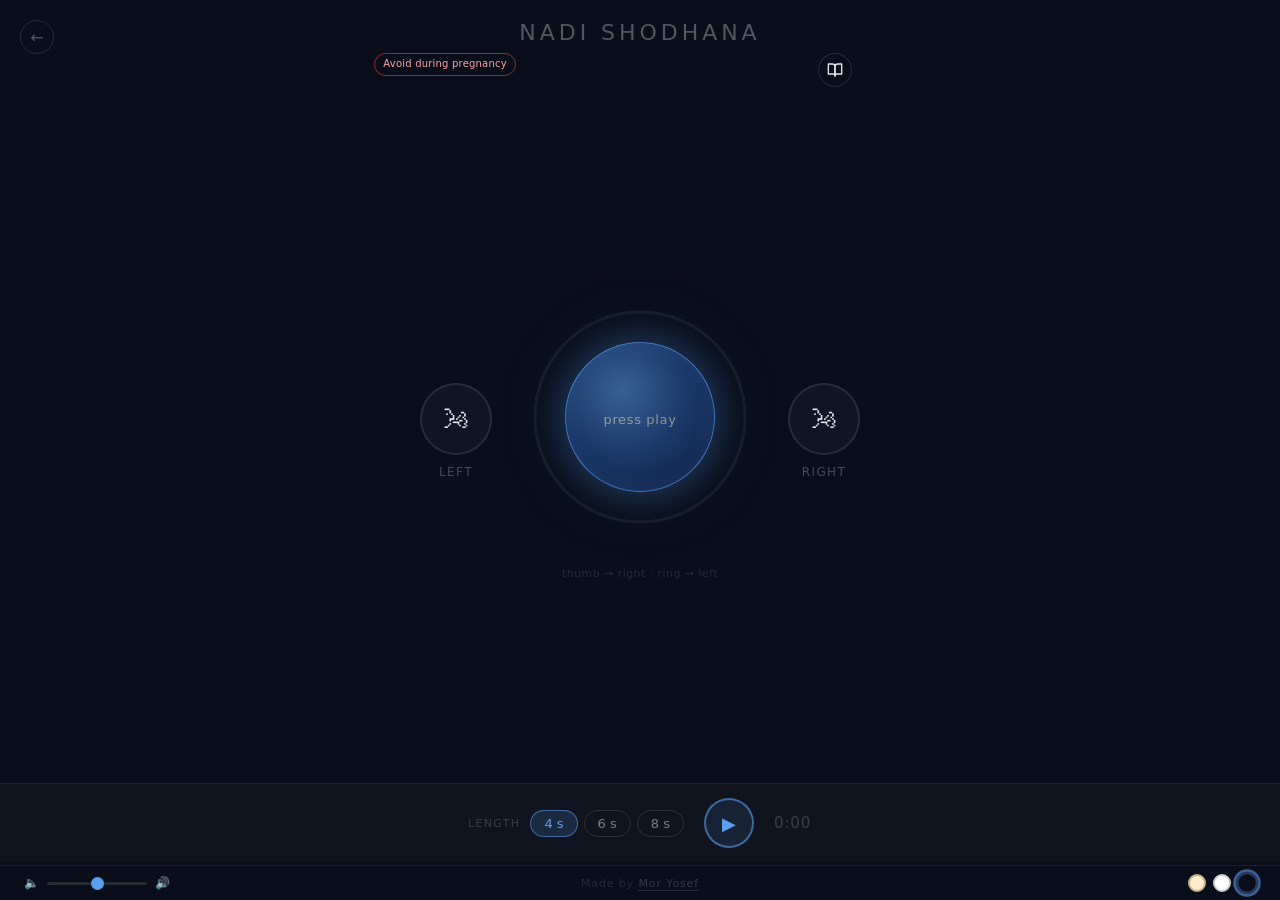
<file: nadi/index.html>
<!DOCTYPE html>
<html lang="en">
<head>
<meta charset="UTF-8">
<meta name="viewport" content="width=device-width, initial-scale=1.0">
<title>Nadi Shodhana</title>
<link rel="icon" href="../favicon.svg">
<link rel="stylesheet" href="../styles.css">
</head>
<body class="exercise-page theme-dark">
<script src="../engine.js"></script>
<script>
BreathingEngine.init({
  title: 'Nadi Shodhana',
  mode: 'fixed-cycle',
  phases: [
    { label: 'Inhale', fn: s=>s,     audio: 'nasal-in-muted',  scale: 'inhale', nostril: 'left',  close: 'right' },
    { label: 'Hold',   fn: s=>s*1.5, audio: 'silent',          scale: 'hold',   nostril: null,    close: 'both'  },
    { label: 'Exhale', fn: s=>s*2,   audio: 'nasal-out-muted', scale: 'exhale', nostril: 'right', close: 'left'  },
    { label: 'Inhale', fn: s=>s,     audio: 'nasal-in-muted',  scale: 'inhale', nostril: 'right', close: 'left'  },
    { label: 'Hold',   fn: s=>s*1.5, audio: 'silent',          scale: 'hold',   nostril: null,    close: 'both'  },
    { label: 'Exhale', fn: s=>s*2,   audio: 'nasal-out-muted', scale: 'exhale', nostril: 'left',  close: 'right' },
  ],
  controls: { lengths: [4, 6, 8], defaultLength: 4 },
  indicator: 'nadi',
  safety: { icons: ['pregnant'] },
  about: {
    description: 'Alternate-nostril breathing from Hatha Yoga. Inhale through one nostril while blocking the other, then switch — balancing the nervous system and calming the mind.',
    benefits: [
      'Balances left and right brain hemispheres',
      'Reduces anxiety and stress rapidly',
      'Lowers heart rate and blood pressure',
      'Improves focus and mental clarity',
      'Traditionally purifies the energy channels (nadis)',
    ],
    cautions: [
      'Avoid if congested — breathe gently through any partial blockage',
      'Keep the breath smooth; never force',
      'Consult a doctor if you have severe cardiovascular or respiratory conditions',
    ],
  },
});
</script>
</body>
</html>
</file>
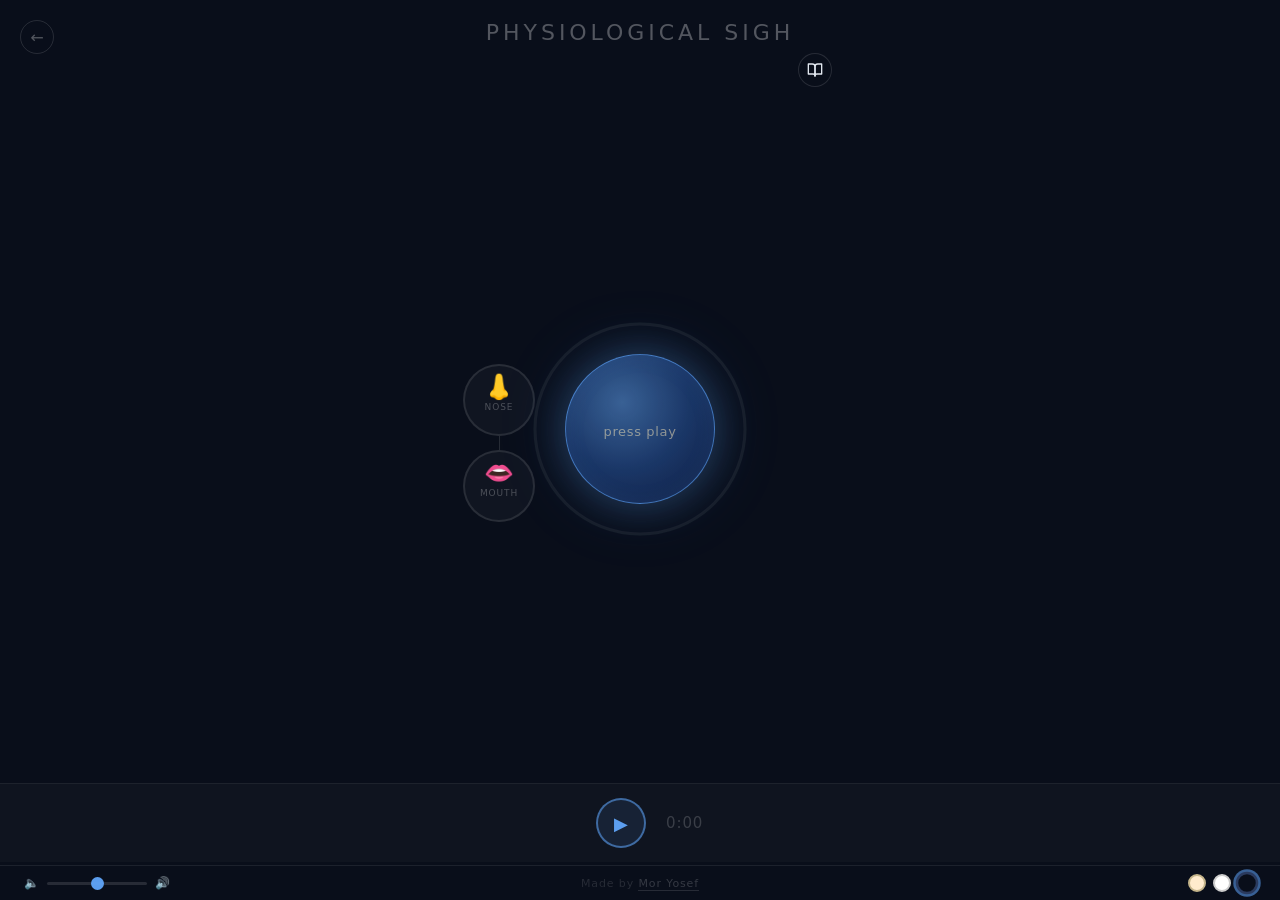
<file: sigh/index.html>
<!DOCTYPE html>
<html lang="en">
<head>
<meta charset="UTF-8">
<meta name="viewport" content="width=device-width, initial-scale=1.0">
<title>Physiological Sigh</title>
<link rel="icon" href="../favicon.svg">
<link rel="stylesheet" href="../styles.css">
</head>
<body class="exercise-page theme-dark">
<script src="../engine.js"></script>
<script>
BreathingEngine.init({
  title: 'Physiological Sigh',
  mode: 'fixed-cycle',
  phases: [
    { label: 'Inhale', duration: 3, audio: 'nasal-in',       scale: 'inhale', via: 'nose'       },
    { label: 'Top-up', duration: 1, audio: 'nasal-in-sharp',  scale: 'inhale', via: 'nose-sharp' },
    { label: 'Exhale', duration: 8, audio: 'mouth-out',       scale: 'exhale', via: 'mouth'      },
  ],
  controls: {},
  about: {
    description: 'A double nasal inhale (full breath, then a short sharp top-up) followed by a long, slow mouth exhale. Mimics the body\'s spontaneous sigh reflex. Popularised by Stanford neuroscientist Andrew Huberman. Balban et al. (Cell Reports Medicine 2023) found 5 minutes daily produced greater mood improvement than mindfulness meditation.',
    benefits: [
      'Fastest known voluntary technique to reduce acute stress',
      'Reinflates collapsed alveoli and offloads CO₂',
      'Larger daily positive affect gains than mindfulness (Balban 2023)',
      'Works in 1–3 breaths for an immediate reset',
    ],
    cautions: [
      'Very safe; mild lightheadedness possible if exhales become forceful',
      'Avoid forcing the second inhale if you are congested',
    ],
  },
});
</script>
</body>
</html>
</file>
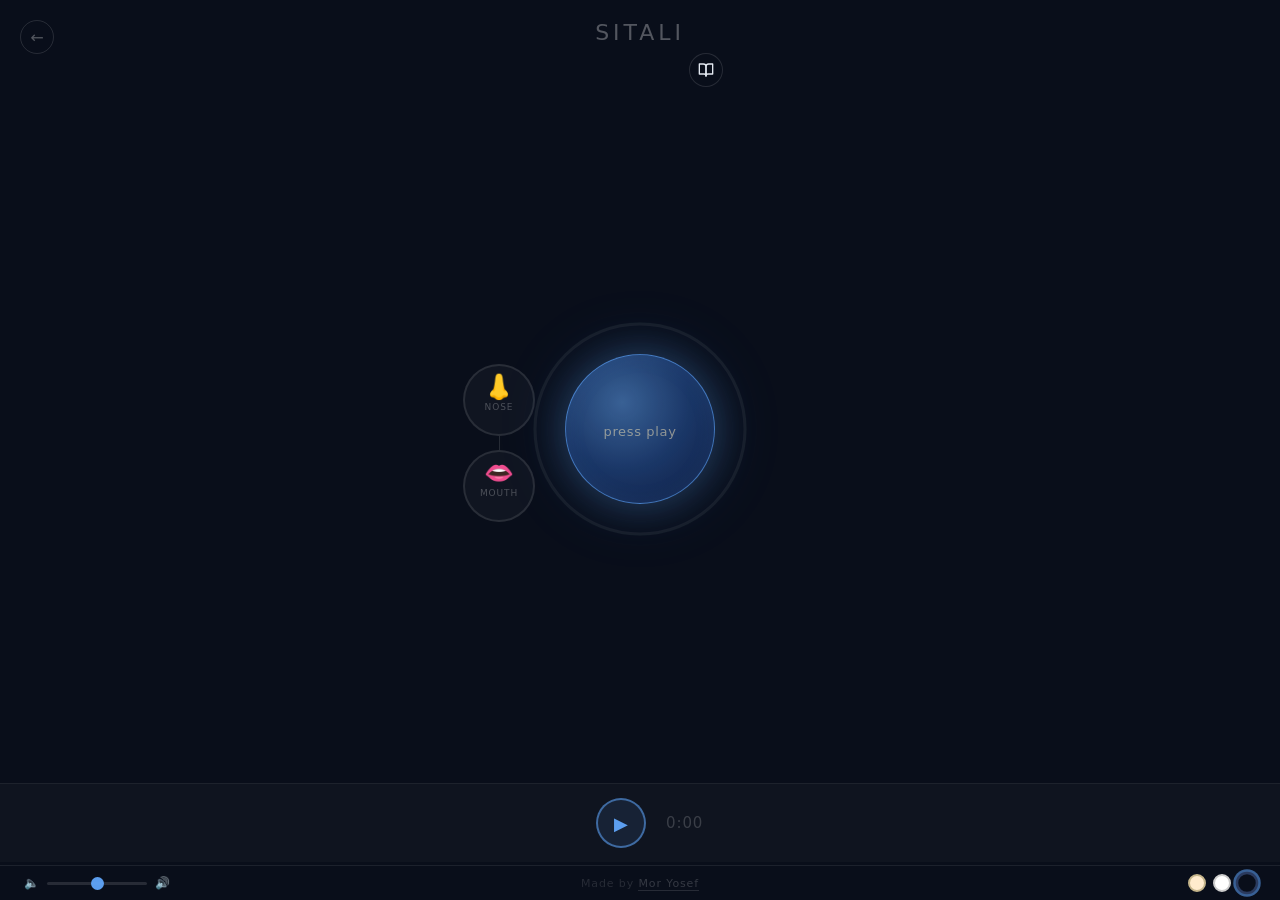
<file: sitali/index.html>
<!DOCTYPE html>
<html lang="en">
<head>
<meta charset="UTF-8">
<meta name="viewport" content="width=device-width, initial-scale=1.0">
<title>Sitali</title>
<link rel="icon" href="../favicon.svg">
<link rel="stylesheet" href="../styles.css">
</head>
<body class="exercise-page theme-dark">
<script src="../engine.js"></script>
<script>
BreathingEngine.init({
  title: 'Sitali',
  mode: 'fixed-cycle',
  phases: [
    { label: 'Inhale', duration: 4, audio: 'mouth-in',  scale: 'inhale', via: 'tongue' },
    { label: 'Exhale', duration: 5, audio: 'nasal-out', scale: 'exhale', via: 'nose'   },
  ],
  controls: {},
  about: {
    description: 'Cooling Breath — inhale through a curled tongue (or through the teeth with lips parted — Sitkari — for those who cannot curl their tongue), then exhale through the nose. The air is cooled and moistened as it passes across the tongue.',
    benefits: [
      'Cools body temperature — effective in hot weather or hot flashes',
      'Soothes pitta imbalance (irritation, anger, inflammation)',
      'Lowers blood pressure',
      'Calms hunger and thirst',
      'Supports sleep when overheated',
    ],
    cautions: [
      'Avoid in cold weather, polluted air, or if asthmatic',
      'Skip with chronic bronchitis, cough/cold, or low blood pressure',
      'Cool air bypasses nasal warming — use caution in winter',
    ],
  },
});
</script>
</body>
</html>
</file>
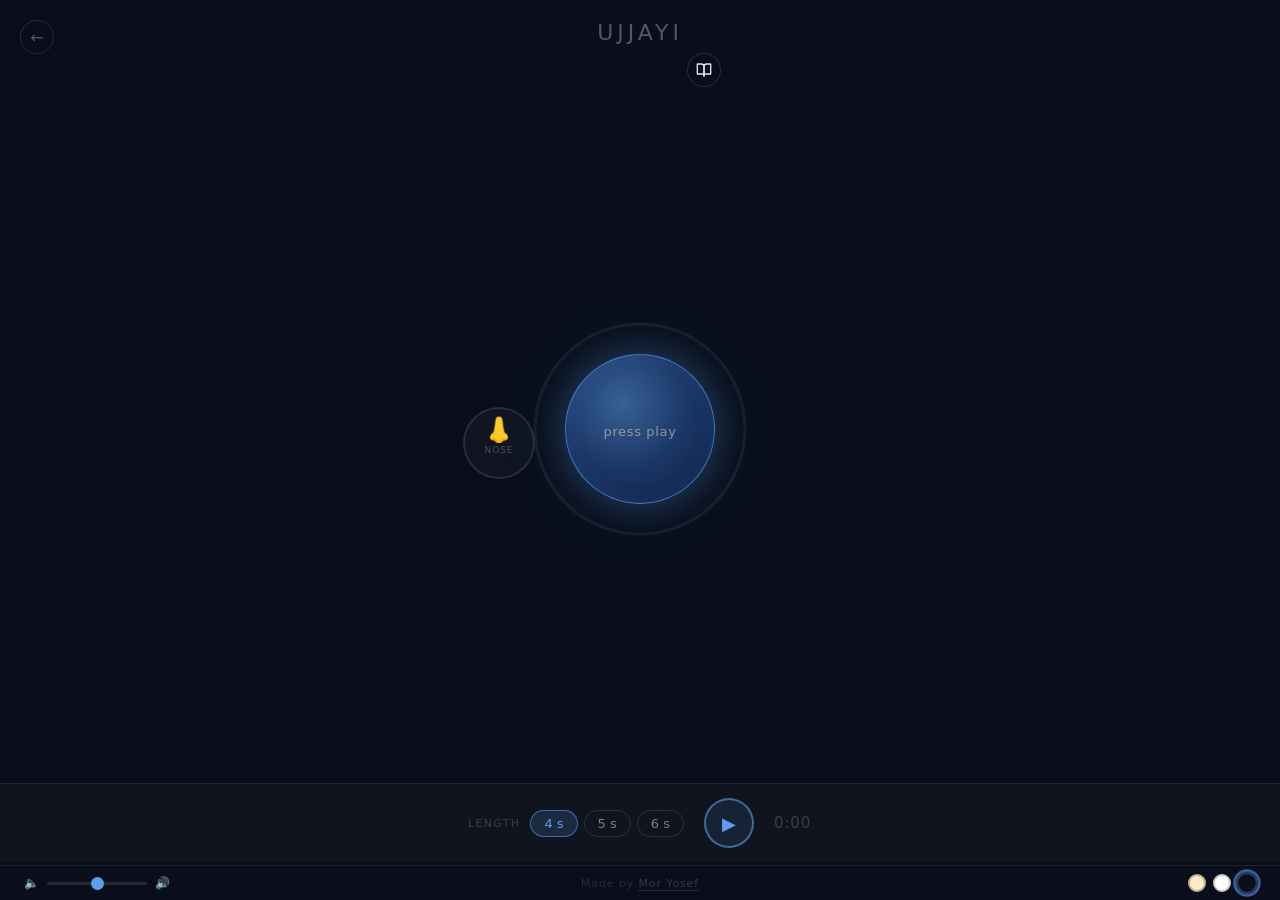
<file: ujjayi/index.html>
<!DOCTYPE html>
<html lang="en">
<head>
<meta charset="UTF-8">
<meta name="viewport" content="width=device-width, initial-scale=1.0">
<title>Ujjayi</title>
<link rel="icon" href="../favicon.svg">
<link rel="stylesheet" href="../styles.css">
</head>
<body class="exercise-page theme-dark">
<script src="../engine.js"></script>
<script>
BreathingEngine.init({
  title: 'Ujjayi',
  mode: 'free',
  phases: [
    { label: 'Inhale', fn: s=>s,       audio: 'nasal-in',  scale: 'inhale', via: 'throat' },
    { label: 'Exhale', fn: s=>s*1.5,   audio: 'nasal-out', scale: 'exhale', via: 'throat' },
  ],
  controls: { lengths: [4, 5, 6], defaultLength: 4 },
  about: {
    description: 'Ocean breath — slow nasal breathing with a gentle constriction of the glottis, producing a soft oceanic sound on both inhale and exhale. The signature breath of Ashtanga and Vinyasa yoga. Constrict gently as if fogging a mirror with the mouth closed.',
    benefits: [
      'Slows respiratory rate to 5–6 breaths/min',
      'Builds internal heat and deepens focus',
      'Lowers cortisol and improves emotional regulation',
      'Synchronises movement and breath in yoga practice',
    ],
    cautions: [
      'Keep the constriction soft — a quiet whisper, not Darth Vader',
      'Caution with hypertension, pregnancy, or active respiratory infection',
      'Avoid with sore throat',
    ],
  },
});
</script>
</body>
</html>
</file>
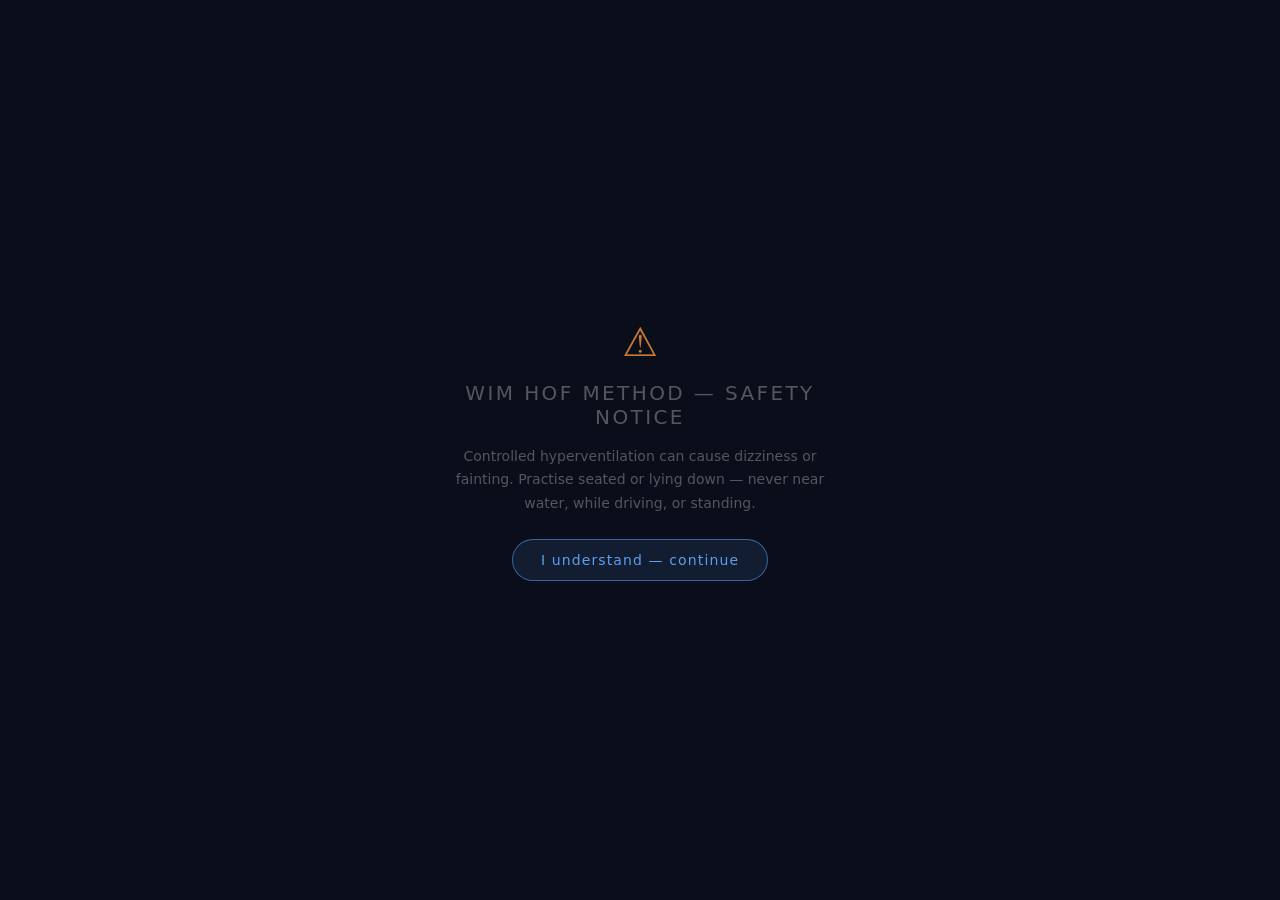
<file: wimhof/index.html>
<!DOCTYPE html>
<html lang="en">
<head>
<meta charset="UTF-8">
<meta name="viewport" content="width=device-width, initial-scale=1.0">
<title>Wim Hof Method</title>
<link rel="icon" href="../favicon.svg">
<link rel="stylesheet" href="../styles.css">
</head>
<body class="exercise-page theme-dark">
<script src="../engine.js"></script>
<script>
const $orb = document.querySelector('.breath-orb') || { classList: { add(){}, remove(){} } };

const powerRound = {
  phases: [
    { label: 'Inhale', duration: 1.5, audio: 'power', scale: 'inhale', via: 'mouth' },
    { label: 'Exhale', duration: 0.5, audio: 'power', scale: 'exhale', via: 'mouth' },
  ],
  count: 30,
  endPhases: [
    { label: 'Hold (empty)', duration: 120, audio: 'silent', scale: 'hold', openEnded: true, hint: 'tap to inhale' },
    { label: 'Inhale',       duration: 3,   audio: 'nasal-in', scale: 'inhale', via: 'nose' },
    { label: 'Hold',         duration: 15,  audio: 'silent', scale: 'hold' },
    { label: 'Exhale',       duration: 4,   audio: 'nasal-out', scale: 'exhale', via: 'nose' },
  ],
  restPhase: { label: 'Rest', duration: 15, audio: 'silent', scale: 'hold' },
};

BreathingEngine.init({
  title: 'Wim Hof',
  mode: 'count-based',
  rounds: [ powerRound, powerRound, powerRound ],
  controls: {},
  safety: {
    key: 'wimhof',
    title: 'Wim Hof Method — Safety Notice',
    body: 'Controlled hyperventilation can cause dizziness or fainting. Practise seated or lying down — never near water, while driving, or standing.',
    details: 'Do not practise if you are pregnant or have epilepsy, cardiovascular disease, severe hypertension, or panic disorder. Stop immediately if you feel dizzy, faint, or unwell.',
    icons: ['pregnant', 'cardiac'],
  },
  about: {
    description: '3 rounds of 30 power breaths (deep inhale, relaxed exhale), followed by an empty-lung retention held as long as comfortable (tap the orb when you need to breathe), then a deep recovery inhale held for 15 seconds, and a slow exhale. Always seated or lying down.',
    benefits: [
      'Documented immune modulation: TNF-α 53% lower, IL-10 194% higher (Kox et al., PNAS 2014)',
      'Adrenaline surge and transient respiratory alkalosis',
      'Improved cold tolerance and perceived energy',
      'Sharpens focus and mood post-session',
    ],
    cautions: [
      'Never near water, while driving, or standing — syncope risk',
      'Contraindicated in pregnancy, epilepsy, cardiovascular disease, hypertension, panic disorder',
      'Tingling and lightheadedness during power breaths is expected but should resolve',
      'Practice on an empty stomach, morning preferred',
    ],
  },
  onPhaseStart(phase) {
    const orb = document.getElementById('breathOrb');
    if (!orb) return;
    if (phase.openEnded) orb.classList.add('open-ended');
    else orb.classList.remove('open-ended');
  },
  onStop() {
    const orb = document.getElementById('breathOrb');
    if (orb) orb.classList.remove('open-ended');
  },
});
</script>
</body>
</html>
</file>
<file: styles.css>
/* ── Reset ───────────────────────────────── */
*, *::before, *::after { box-sizing: border-box; margin: 0; padding: 0; }

/* ── Themes ──────────────────────────────── */
:root, body.theme-sand {
  --bg:             #FFEBCD;
  --text:           #3a2c10;
  --text-dim:       rgba(58,44,16,0.5);
  --text-faint:     rgba(58,44,16,0.28);
  --text-ghost:     rgba(58,44,16,0.18);
  --arc-track:      rgba(58,44,16,0.1);
  --n-idle-border:  rgba(58,44,16,0.15);
  --n-idle-bg:      rgba(58,44,16,0.04);
  --n-idle-name:    rgba(58,44,16,0.3);
  --n-act-border:   rgba(116,195,101,0.75);
  --n-act-bg:       rgba(116,195,101,0.13);
  --n-act-shadow:   rgba(116,195,101,0.28);
  --n-act-name:     rgba(60,130,48,0.95);
  --n-act-status:   rgba(60,130,48,0.7);
  --n-clo-border:   rgba(180,110,55,0.35);
  --n-clo-bg:       rgba(180,110,55,0.06);
  --n-clo-name:     rgba(160,95,40,0.55);
  --n-clo-status:   rgba(160,95,40,0.5);
  --n-hld-border:   rgba(145,129,81,0.6);
  --n-hld-bg:       rgba(145,129,81,0.1);
  --n-hld-shadow:   rgba(145,129,81,0.2);
  --n-hld-name:     rgba(120,106,60,0.85);
  --n-hld-status:   rgba(120,106,60,0.65);
  --tb-bg:          rgba(145,129,81,0.08);
  --tb-border:      rgba(145,129,81,0.2);
  --btn-border:     rgba(58,44,16,0.18);
  --btn-text:       rgba(58,44,16,0.5);
  --btn-hov-border: rgba(116,195,101,0.6);
  --btn-hov-text:   rgba(60,130,48,0.9);
  --btn-act-bg:     rgba(116,195,101,0.15);
  --btn-act-border: rgba(116,195,101,0.6);
  --btn-act-text:   rgba(60,130,48,1);
  --play-border:    rgba(116,195,101,0.65);
  --play-bg:        rgba(116,195,101,0.12);
  --play-text:      rgba(60,130,48,1);
  --play-hov-bg:    rgba(116,195,101,0.22);
  --play-hov-shad:  rgba(116,195,101,0.3);
  --card-bg:        rgba(58,44,16,0.05);
  --card-border:    rgba(58,44,16,0.12);
  --card-hover-bg:  rgba(58,44,16,0.09);
}

body.theme-dark {
  --bg:             #090e1a;
  --text:           #e2e8f0;
  --text-dim:       rgba(255,255,255,0.3);
  --text-faint:     rgba(255,255,255,0.18);
  --text-ghost:     rgba(255,255,255,0.12);
  --arc-track:      rgba(255,255,255,0.06);
  --n-idle-border:  rgba(255,255,255,0.1);
  --n-idle-bg:      rgba(255,255,255,0.03);
  --n-idle-name:    rgba(255,255,255,0.25);
  --n-act-border:   rgba(96,165,250,0.7);
  --n-act-bg:       rgba(96,165,250,0.12);
  --n-act-shadow:   rgba(96,165,250,0.35);
  --n-act-name:     rgba(96,165,250,0.9);
  --n-act-status:   rgba(96,165,250,0.65);
  --n-clo-border:   rgba(251,146,60,0.35);
  --n-clo-bg:       rgba(251,146,60,0.06);
  --n-clo-name:     rgba(251,146,60,0.5);
  --n-clo-status:   rgba(251,146,60,0.45);
  --n-hld-border:   rgba(251,191,36,0.5);
  --n-hld-bg:       rgba(251,191,36,0.08);
  --n-hld-shadow:   rgba(251,191,36,0.2);
  --n-hld-name:     rgba(251,191,36,0.7);
  --n-hld-status:   rgba(251,191,36,0.55);
  --tb-bg:          rgba(255,255,255,0.025);
  --tb-border:      rgba(255,255,255,0.06);
  --btn-border:     rgba(255,255,255,0.12);
  --btn-text:       rgba(255,255,255,0.45);
  --btn-hov-border: rgba(96,165,250,0.4);
  --btn-hov-text:   rgba(96,165,250,0.8);
  --btn-act-bg:     rgba(96,165,250,0.15);
  --btn-act-border: rgba(96,165,250,0.55);
  --btn-act-text:   rgba(96,165,250,0.95);
  --play-border:    rgba(96,165,250,0.55);
  --play-bg:        rgba(96,165,250,0.1);
  --play-text:      rgba(96,165,250,0.95);
  --play-hov-bg:    rgba(96,165,250,0.2);
  --play-hov-shad:  rgba(96,165,250,0.3);
  --card-bg:        rgba(255,255,255,0.04);
  --card-border:    rgba(255,255,255,0.08);
  --card-hover-bg:  rgba(255,255,255,0.07);
}

body.theme-light {
  --bg:             #ffffff;
  --text:           #1a1a2e;
  --text-dim:       rgba(26,26,46,0.4);
  --text-faint:     rgba(26,26,46,0.24);
  --text-ghost:     rgba(26,26,46,0.15);
  --arc-track:      rgba(26,26,46,0.08);
  --n-idle-border:  rgba(26,26,46,0.12);
  --n-idle-bg:      rgba(26,26,46,0.03);
  --n-idle-name:    rgba(26,26,46,0.28);
  --n-act-border:   rgba(91,158,245,0.7);
  --n-act-bg:       rgba(91,158,245,0.12);
  --n-act-shadow:   rgba(91,158,245,0.3);
  --n-act-name:     rgba(30,100,200,0.9);
  --n-act-status:   rgba(30,100,200,0.65);
  --n-clo-border:   rgba(200,120,60,0.3);
  --n-clo-bg:       rgba(200,120,60,0.05);
  --n-clo-name:     rgba(170,90,30,0.5);
  --n-clo-status:   rgba(170,90,30,0.45);
  --n-hld-border:   rgba(145,129,81,0.45);
  --n-hld-bg:       rgba(145,129,81,0.07);
  --n-hld-shadow:   rgba(145,129,81,0.15);
  --n-hld-name:     rgba(100,88,50,0.75);
  --n-hld-status:   rgba(100,88,50,0.6);
  --tb-bg:          rgba(26,26,46,0.04);
  --tb-border:      rgba(26,26,46,0.1);
  --btn-border:     rgba(26,26,46,0.15);
  --btn-text:       rgba(26,26,46,0.45);
  --btn-hov-border: rgba(91,158,245,0.5);
  --btn-hov-text:   rgba(30,100,200,0.9);
  --btn-act-bg:     rgba(91,158,245,0.12);
  --btn-act-border: rgba(91,158,245,0.55);
  --btn-act-text:   rgba(30,100,200,1);
  --play-border:    rgba(91,158,245,0.6);
  --play-bg:        rgba(91,158,245,0.1);
  --play-text:      rgba(30,100,200,1);
  --play-hov-bg:    rgba(91,158,245,0.2);
  --play-hov-shad:  rgba(91,158,245,0.25);
  --card-bg:        rgba(26,26,46,0.04);
  --card-border:    rgba(26,26,46,0.1);
  --card-hover-bg:  rgba(26,26,46,0.07);
}

/* ── Base ────────────────────────────────── */
body {
  background: var(--bg);
  color: var(--text);
  font-family: -apple-system, BlinkMacSystemFont, 'Segoe UI', system-ui, sans-serif;
  min-height: 100dvh;
  display: flex;
  flex-direction: column;
  align-items: center;
  user-select: none;
  transition: background 0.35s ease, color 0.35s ease;
}

/* ── Sky layer (sand theme only) ─────────── */
.sky-layer {
  position: fixed;
  top: 0; left: 0; right: 0;
  height: 42%;
  pointer-events: none;
  z-index: 0;
  display: none;
}
body.theme-sand .sky-layer { display: block; }
.sky-layer svg { width: 100%; height: 100%; display: block; }

/* ensure content sits above sky */
.header, .main, .stage, .toolbar, .footer { position: relative; z-index: 1; }

/* ── Header / Title ──────────────────────── */
.title {
  font-size: 22px;
  font-weight: 300;
  letter-spacing: 0.18em;
  text-transform: uppercase;
  color: var(--text-dim);
}

/* ── Theme swatches ──────────────────────── */
.theme-group {
  display: flex;
  align-items: center;
  gap: 7px;
}
.theme-btn {
  width: 18px;
  height: 18px;
  border-radius: 50%;
  border: 2px solid transparent;
  cursor: pointer;
  transition: transform 0.15s ease, box-shadow 0.15s ease;
  padding: 0;
}
.theme-btn:hover { transform: scale(1.2); }
.theme-btn.active {
  transform: scale(1.25);
  box-shadow: 0 0 0 2px var(--play-border);
}

/* ── Footer ──────────────────────────────── */
.footer {
  padding: 6px 28px 12px;
  display: flex;
  flex-direction: column;
  align-items: center;
  gap: 6px;
  font-size: 11px;
  letter-spacing: 0.08em;
  color: var(--text-ghost);
}
.footer a {
  color: var(--text-faint);
  text-decoration: none;
  border-bottom: 1px solid var(--text-ghost);
  transition: color 0.2s;
}
.footer a:hover { color: var(--text-dim); }

.vol-row {
  display: flex;
  align-items: center;
  gap: 8px;
  cursor: pointer;
}
.vol-label { font-size: 12px; }
.vol-slider {
  -webkit-appearance: none;
  appearance: none;
  width: 100px;
  height: 3px;
  border-radius: 2px;
  background: var(--btn-border);
  outline: none;
  cursor: pointer;
}
.vol-slider::-webkit-slider-thumb {
  -webkit-appearance: none;
  width: 13px; height: 13px;
  border-radius: 50%;
  background: var(--play-text);
  cursor: pointer;
  transition: transform 0.15s;
}
.vol-slider::-webkit-slider-thumb:hover { transform: scale(1.3); }
.vol-slider::-moz-range-thumb {
  width: 13px; height: 13px;
  border-radius: 50%;
  border: none;
  background: var(--play-text);
  cursor: pointer;
}

/* ── Exercise page layout ────────────────── */
body.exercise-page {
  height: 100dvh;
  overflow: hidden;
  padding-bottom: 38px; /* room for fixed site-footer */
}

/* ── Header — title on top, warns+book below it ──────── */
.header {
  position: relative;
  width: 100%;
  padding: 20px 20px 58px;
  display: flex;
  justify-content: center;
  align-items: center;
  min-height: 88px;
}
.header-warns {
  position: absolute;
  display: flex;
  flex-direction: column;
  align-items: center;
  gap: 6px;
}
.about-btn {
  position: absolute;
  width: 34px;
  height: 34px;
  border-radius: 50%;
  border: 1px solid var(--btn-border);
  background: var(--bg);
  color: var(--text);
  cursor: pointer;
  display: flex;
  align-items: center;
  justify-content: center;
  transition: border-color 0.2s, color 0.2s, background 0.2s;
  padding: 0;
}
.about-btn:hover {
  border-color: var(--play-border);
  color: var(--play-text);
  background: var(--play-bg);
}

/* ── Stage ───────────────────────────────── */
.stage {
  flex: 1;
  position: relative;  /* anchor for absolute children */
  display: flex;
  align-items: center;
  justify-content: center;
  width: 100%;
  padding: 0 20px;
  gap: 24px;           /* used by Nadi nostril siblings */
}

/* ── Stage center — THE ORB LIVES HERE ──────
   ALWAYS centered. NEVER bundle with other elements.
   NEVER add siblings that affect flex layout here.
   Absolute children (airway-indicator) do not shift it. */
.stage-center {
  display: flex;
  flex-direction: column;
  align-items: center;
  gap: 12px;
}

/* ── Airway indicator ────────────────────────
   Absolute so it never shifts the centered orb.
   Positioned left of the orb, visually close to it. */
.airway-indicator {
  position: absolute;
  left: 50%;
  top: 50%;
  /* pull left by: indicator width + gap of ~105px from orb edge */
  transform: translateX(calc(-100% - 105px)) translateY(-50%);
  display: flex;
  flex-direction: column;
  align-items: center;
  gap: 0;
}
.airway-orb {
  width: 72px;
  height: 72px;
  border-radius: 50%;
  border: 2px solid var(--n-idle-border);
  background: var(--n-idle-bg);
  display: flex;
  flex-direction: column;
  align-items: center;
  justify-content: center;
  gap: 3px;
  transition: all 0.5s ease;
}
.airway-orb.is-active {
  border-color: var(--n-act-border);
  background: var(--n-act-bg);
  box-shadow: 0 0 22px var(--n-act-shadow), inset 0 0 10px var(--n-act-bg);
}
.airway-orb.is-hold {
  border-color: var(--n-hld-border);
  background: var(--n-hld-bg);
  box-shadow: 0 0 16px var(--n-hld-shadow);
}
.airway-icon { font-size: 24px; line-height: 1; }
.airway-label {
  font-size: 9px;
  letter-spacing: 0.1em;
  text-transform: uppercase;
  color: var(--n-idle-name);
  transition: color 0.5s;
}
.airway-orb.is-active .airway-label { color: var(--n-act-name); }
.airway-orb.is-hold   .airway-label { color: var(--n-hld-name); }
.airway-line {
  width: 1px;
  height: 14px;
  background: var(--text-ghost);
}

/* ── Breathing circle ────────────────────── */
.breath-wrap {
  position: relative;
  width: 220px;
  height: 220px;
  flex-shrink: 0;
  display: flex;
  align-items: center;
  justify-content: center;
}
.progress-svg {
  position: absolute;
  inset: 0;
  transform: rotate(-90deg);
  pointer-events: none;
}
.arc-track { fill: none; stroke: var(--arc-track); stroke-width: 3; }
.arc-fill  { fill: none; stroke: #74C365; stroke-width: 3; stroke-linecap: round; }

.breath-orb {
  width: 150px;
  height: 150px;
  border-radius: 50%;
  background: radial-gradient(circle at 38% 32%,
    rgba(96,165,250,0.55) 0%,
    rgba(59,130,246,0.35) 50%,
    rgba(37,99,235,0.18) 100%);
  border: 1.5px solid rgba(96,165,250,0.6);
  box-shadow:
    0 0 40px rgba(96,165,250,0.3),
    0 0 80px rgba(96,165,250,0.12),
    inset 0 0 20px rgba(96,165,250,0.1);
  display: flex;
  flex-direction: column;
  align-items: center;
  justify-content: center;
  gap: 2px;
  will-change: transform;
  cursor: pointer;
}
.phase-label {
  font-size: 13px;
  font-weight: 500;
  letter-spacing: 0.12em;
  text-transform: uppercase;
  color: rgba(255,240,200,0.85);
}
.phase-countdown {
  font-size: 42px;
  font-weight: 200;
  color: #fff8e8;
  font-variant-numeric: tabular-nums;
  line-height: 1;
}
.phase-idle {
  font-size: 13px;
  color: rgba(255,235,185,0.5);
  letter-spacing: 0.05em;
}

/* count-based round info (bottom of stage, injected by engine) */
.round-info {
  display: flex;
  flex-direction: column;
  align-items: center;
  gap: 2px;
  position: absolute;
  bottom: 14px;
  left: 50%;
  transform: translateX(-50%);
}
.round-label {
  font-size: 11px;
  letter-spacing: 0.1em;
  text-transform: uppercase;
  color: var(--text-faint);
}
.breath-label {
  font-size: 22px;
  font-weight: 300;
  color: var(--text-dim);
  font-variant-numeric: tabular-nums;
}

/* ── Toolbar ─────────────────────────────── */
/* ── Site footer — position:fixed, identical on every page ── */
.site-footer {
  position: fixed;
  bottom: 0;
  left: 0;
  right: 0;
  display: grid !important;
  grid-template-columns: 1fr auto 1fr;
  align-items: center;
  padding: 8px 24px;
  background: var(--bg);
  border-top: 1px solid var(--card-border);
  z-index: 20;
  box-sizing: border-box;
}
.site-footer > :first-child { justify-self: start; }
.site-footer .footer-credit  { justify-self: center; text-align: center; }
.site-footer .theme-group    { justify-self: end; }
.footer-credit {
  font-size: 11px;
  letter-spacing: 0.08em;
  color: var(--text-ghost);
}
.footer-credit a {
  color: var(--text-faint);
  text-decoration: none;
  border-bottom: 1px solid var(--text-ghost);
  transition: color 0.2s;
}
.footer-credit a:hover { color: var(--text-dim); }
.toolbar {
  width: 100%;
  display: flex;
  flex-direction: column;
  align-items: stretch;
  background: var(--tb-bg);
  border-top: 1px solid var(--tb-border);
  flex-shrink: 0;
}
.toolbar-main {
  display: flex;
  align-items: center;
  justify-content: center;
  gap: 20px;
  padding: 14px 28px 14px;
}
.length-group { display: flex; align-items: center; gap: 6px; }
.length-label {
  font-size: 11px;
  letter-spacing: 0.12em;
  text-transform: uppercase;
  color: var(--text-faint);
  margin-right: 4px;
}
.len-btn {
  padding: 5px 13px;
  border-radius: 20px;
  border: 1px solid var(--btn-border);
  background: transparent;
  color: var(--btn-text);
  font-size: 13px;
  cursor: pointer;
  transition: all 0.2s ease;
  font-family: inherit;
}
.len-btn:hover:not(.active) {
  border-color: var(--btn-hov-border);
  color: var(--btn-hov-text);
}
.len-btn.active {
  background: var(--btn-act-bg);
  border-color: var(--btn-act-border);
  color: var(--btn-act-text);
}
.play-btn {
  width: 50px; height: 50px;
  border-radius: 50%;
  border: 2px solid var(--play-border);
  background: var(--play-bg);
  color: var(--play-text);
  font-size: 18px;
  cursor: pointer;
  display: flex;
  align-items: center;
  justify-content: center;
  transition: all 0.2s ease;
  font-family: inherit;
}
.play-btn:hover {
  background: var(--play-hov-bg);
  box-shadow: 0 0 18px var(--play-hov-shad);
  transform: scale(1.05);
}
.play-btn:active { transform: scale(0.97); }
.session-timer {
  font-size: 15px;
  font-variant-numeric: tabular-nums;
  font-weight: 300;
  letter-spacing: 0.06em;
  color: var(--text-faint);
  min-width: 38px;
}

/* ── About modal ─────────────────────────── */
.about-overlay {
  position: fixed;
  inset: 0;
  background: rgba(0,0,0,0.55);
  z-index: 200;
  display: flex;
  align-items: center;
  justify-content: center;
  padding: 24px;
  backdrop-filter: blur(4px);
}
.about-overlay[hidden] { display: none; }
.about-modal {
  position: relative;
  background: var(--bg);
  border: 1px solid var(--card-border);
  border-radius: 20px;
  padding: 32px 28px 28px;
  max-width: 440px;
  width: 100%;
  max-height: 80vh;
  overflow-y: auto;
  box-shadow: 0 24px 60px rgba(0,0,0,0.35);
}
.about-close {
  position: absolute;
  top: 16px; right: 16px;
  width: 30px; height: 30px;
  border-radius: 50%;
  border: 1px solid var(--btn-border);
  background: transparent;
  color: var(--text-dim);
  font-size: 18px;
  line-height: 1;
  cursor: pointer;
  display: flex; align-items: center; justify-content: center;
  transition: background 0.2s;
}
.about-close:hover { background: var(--card-hover-bg); }
.about-title {
  font-size: 20px;
  font-weight: 300;
  letter-spacing: 0.12em;
  text-transform: uppercase;
  color: var(--text-dim);
  margin-bottom: 14px;
}
.about-desc {
  font-size: 14px;
  line-height: 1.65;
  color: var(--text-dim);
  margin-bottom: 18px;
}
.about-section { margin-top: 16px; }
.about-section h3 {
  font-size: 11px;
  letter-spacing: 0.14em;
  text-transform: uppercase;
  color: var(--play-text);
  margin-bottom: 8px;
  font-weight: 500;
}
.about-section ul {
  list-style: none;
  padding: 0;
  display: flex;
  flex-direction: column;
  gap: 6px;
}
.about-section ul li {
  font-size: 13px;
  line-height: 1.55;
  color: var(--text-dim);
  padding-left: 14px;
  position: relative;
}
.about-section ul li::before {
  content: '·';
  position: absolute;
  left: 0;
  color: var(--play-border);
}
.about-cautions h3 { color: rgba(251,146,60,0.85); }
.about-cautions ul li::before { color: rgba(251,146,60,0.6); }

/* ── Safety overlay ──────────────────────── */
.safety-overlay {
  position: fixed;
  inset: 0;
  background: var(--bg);
  z-index: 300;
  display: flex;
  align-items: center;
  justify-content: center;
  padding: 24px;
}
.safety-modal {
  max-width: 400px;
  width: 100%;
  text-align: center;
  display: flex;
  flex-direction: column;
  align-items: center;
  gap: 16px;
}
.safety-icon {
  font-size: 40px;
  color: rgba(251,146,60,0.8);
}
.safety-modal h2 {
  font-size: 20px;
  font-weight: 300;
  letter-spacing: 0.12em;
  text-transform: uppercase;
  color: var(--text-dim);
}
.safety-modal p {
  font-size: 14px;
  line-height: 1.65;
  color: var(--text-dim);
}
.safety-btn {
  margin-top: 8px;
  padding: 12px 28px;
  border-radius: 100px;
  border: 1px solid var(--play-border);
  background: var(--play-bg);
  color: var(--play-text);
  font-family: inherit;
  font-size: 14px;
  letter-spacing: 0.08em;
  cursor: pointer;
  transition: background 0.2s, box-shadow 0.2s;
}
.safety-btn:hover {
  background: var(--play-hov-bg);
  box-shadow: 0 0 16px var(--play-hov-shad);
}

/* ── Landing page tier layout ────────────── */
.exercise-grid {
  display: flex;
  flex-direction: column;
  gap: 32px;
  padding: 32px 24px 40px;
  width: 100%;
  max-width: 480px;
}
.tier-section {
  display: flex;
  flex-direction: column;
  gap: 10px;
}
.tier-label {
  font-size: 10px;
  letter-spacing: 0.2em;
  text-transform: uppercase;
  color: var(--text-faint);
  padding-left: 4px;
  margin-bottom: 2px;
}
.exercise-btn {
  padding: 14px 28px;
  border-radius: 100px;
  border: 1px solid var(--card-border);
  background: var(--card-bg);
  color: var(--text-dim);
  font-family: inherit;
  font-size: 15px;
  font-weight: 300;
  letter-spacing: 0.12em;
  text-transform: uppercase;
  text-decoration: none;
  cursor: pointer;
  display: block;
  text-align: center;
  transition: background 0.2s, border-color 0.2s, color 0.2s, transform 0.18s, box-shadow 0.2s;
}
.exercise-btn:hover {
  background: var(--card-hover-bg);
  border-color: var(--play-border);
  color: var(--play-text);
  transform: translateY(-2px);
  box-shadow: 0 8px 28px rgba(0,0,0,0.09);
}
.exercise-btn:active { transform: translateY(0); }
.exercise-btn.advanced {
  border-color: rgba(251,146,60,0.25);
  color: rgba(251,146,60,0.65);
}
.exercise-btn.advanced:hover {
  border-color: rgba(251,146,60,0.6);
  color: rgba(251,146,60,0.9);
  background: rgba(251,146,60,0.06);
  box-shadow: 0 8px 28px rgba(251,146,60,0.1);
}

/* ── Back nav ────────────────────────────── */
.back-btn {
  position: absolute;
  top: 20px;
  left: 20px;
  width: 34px; height: 34px;
  border-radius: 50%;
  border: 1px solid var(--btn-border);
  background: transparent;
  color: var(--text-dim);
  cursor: pointer;
  display: flex; align-items: center; justify-content: center;
  text-decoration: none;
  font-size: 16px;
  transition: border-color 0.2s, color 0.2s, background 0.2s;
}
.back-btn:hover {
  border-color: var(--play-border);
  color: var(--play-text);
  background: var(--play-bg);
}

/* ── Explicit safety guidance ─────────────────────────── */
.header-warns {
  display: flex;
  flex-wrap: wrap;
  justify-content: flex-end;
  gap: 5px;
  max-width: min(48vw, 420px);
}
.safety-label {
  border: 1px solid;
  border-radius: 999px;
  padding: 4px 8px;
  font-size: 10px;
  line-height: 1.25;
  letter-spacing: 0.02em;
}
.safety-pregnancy {
  border-color: rgba(239,68,68,0.6);
  color: #fca5a5;
}
.safety-cardiac {
  border-color: rgba(251,146,60,0.6);
  color: #fdba74;
}
@media (max-width: 620px) {
  .header-warns { max-width: 58vw; }
  .safety-label { font-size: 9px; padding: 3px 6px; }
}

/* ── Next-phase preview ──────────────────── */
.next-phase {
  font-size: 11px;
  letter-spacing: 0.06em;
  color: var(--text-ghost);
  min-height: 16px;
  text-align: center;
  white-space: nowrap;
  transition: opacity 0.3s;
}

/* ── Nadi Shodhana nostril orbs ──────────── */
.nostril {
  display: flex; flex-direction: column; align-items: center; gap: 10px; width: 100px;
}
.nostril-orb {
  width: 72px; height: 72px; border-radius: 50%;
  border: 2px solid var(--n-idle-border); background: var(--n-idle-bg);
  display: flex; align-items: center; justify-content: center;
  transition: all 0.5s ease; font-size: 26px;
}
.nostril-name {
  font-size: 12px; letter-spacing: 0.12em; text-transform: uppercase;
  color: var(--n-idle-name); transition: color 0.5s;
}
.nostril-status {
  font-size: 11px; letter-spacing: 0.08em; text-transform: uppercase;
  min-height: 14px; color: transparent; transition: color 0.5s;
}
.nostril.is-active .nostril-orb {
  border-color: var(--n-act-border); background: var(--n-act-bg);
  box-shadow: 0 0 22px var(--n-act-shadow), inset 0 0 10px var(--n-act-bg);
}
.nostril.is-active .nostril-name   { color: var(--n-act-name); }
.nostril.is-active .nostril-status { color: var(--n-act-status); }
.nostril.is-closed .nostril-orb    { border-color: var(--n-clo-border); background: var(--n-clo-bg); }
.nostril.is-closed .nostril-name   { color: var(--n-clo-name); }
.nostril.is-closed .nostril-status { color: var(--n-clo-status); }
.nostril.is-hold .nostril-orb {
  border-color: var(--n-hld-border); background: var(--n-hld-bg);
  box-shadow: 0 0 16px var(--n-hld-shadow);
}
.nostril.is-hold .nostril-name   { color: var(--n-hld-name); }
.nostril.is-hold .nostril-status { color: var(--n-hld-status); }
.finger-guide {
  font-size: 11px; color: var(--text-ghost); letter-spacing: 0.04em;
  white-space: nowrap; text-align: center;
}

/* ── Airway technique note (throat / tongue / +) ──────── */
.airway-note {
  font-size: 8px; letter-spacing: 0.08em; text-transform: uppercase;
  color: var(--n-idle-name); min-height: 10px; transition: color 0.4s;
}
.airway-orb.is-active .airway-note { color: var(--n-act-name); }

/* ── Wim Hof open-ended retention pulse ──── */
@keyframes orbPulse {
  0%,100% { box-shadow: 0 0 40px rgba(96,165,250,0.3), 0 0 80px rgba(96,165,250,0.12), inset 0 0 20px rgba(96,165,250,0.1); }
  50%     { box-shadow: 0 0 60px rgba(96,165,250,0.55), 0 0 110px rgba(96,165,250,0.22), inset 0 0 28px rgba(96,165,250,0.18); }
}
.breath-orb.open-ended { animation: orbPulse 2s ease-in-out infinite; }
</file>
